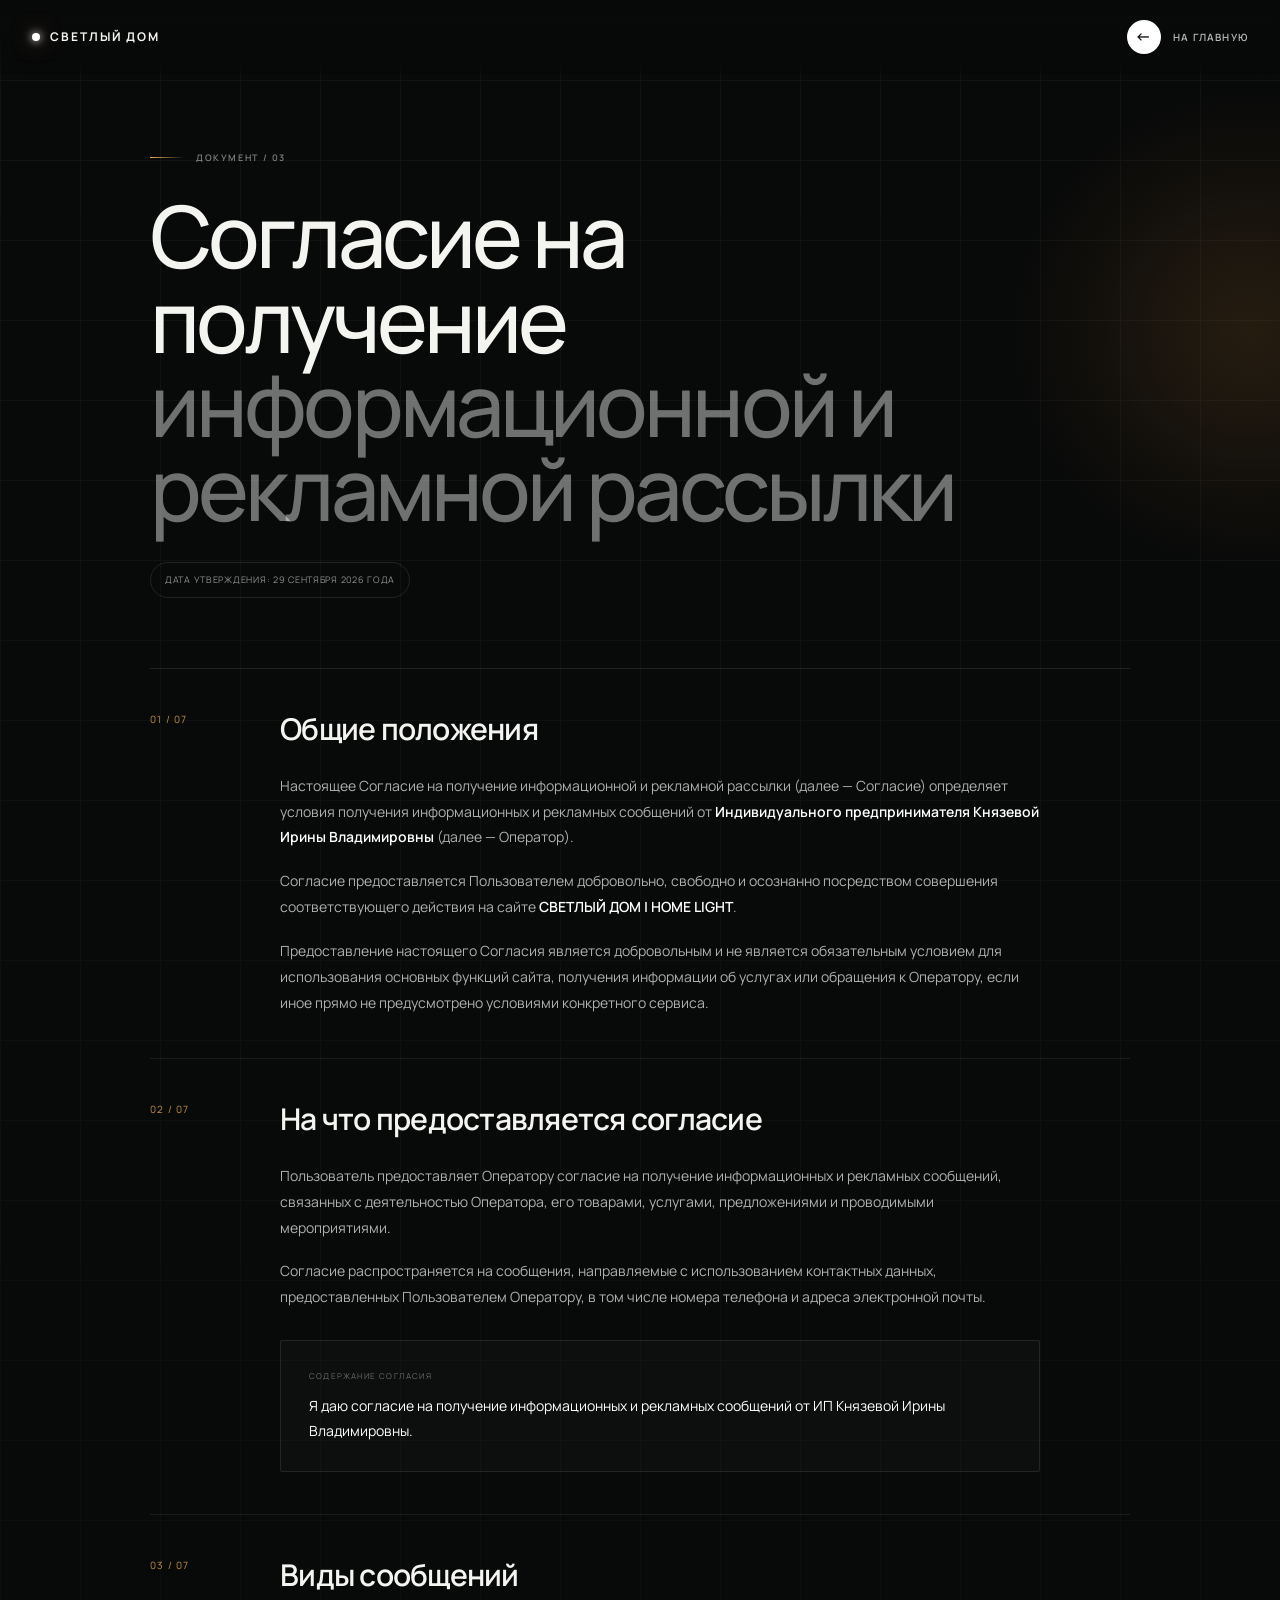
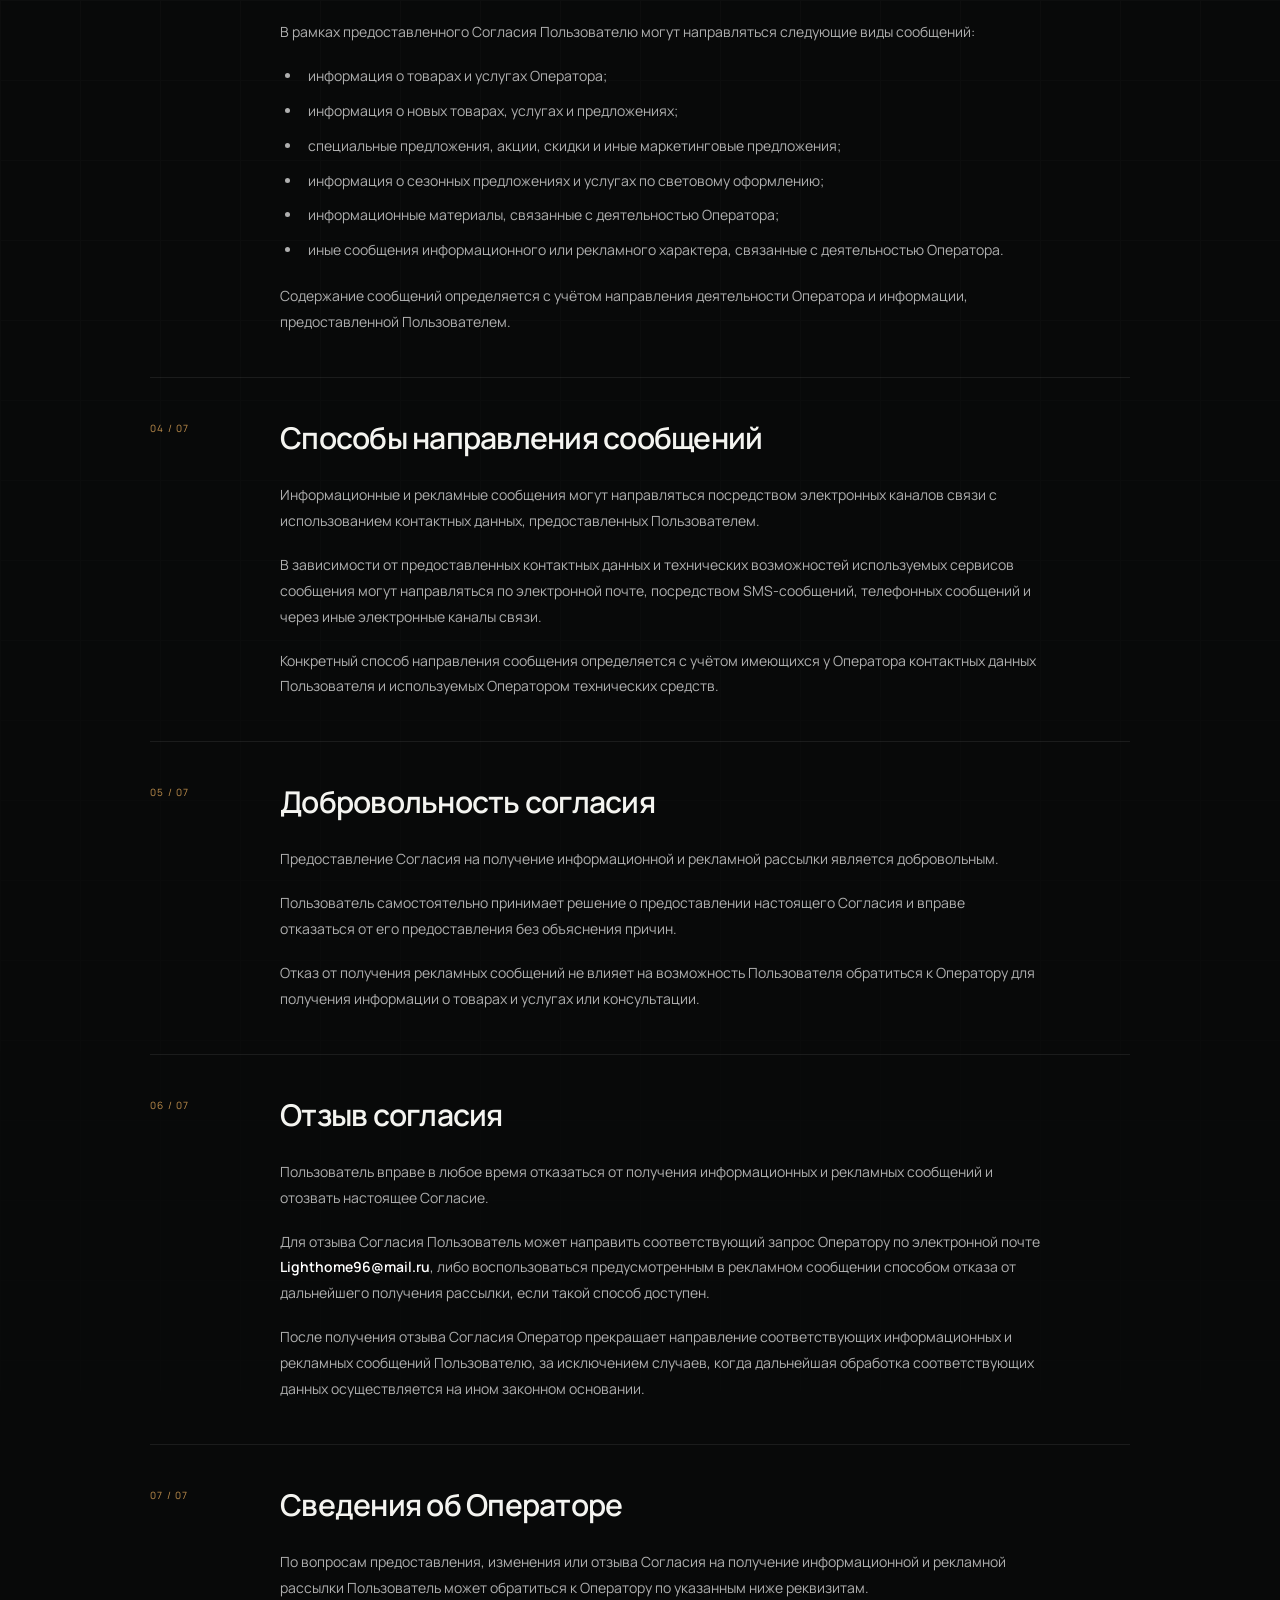
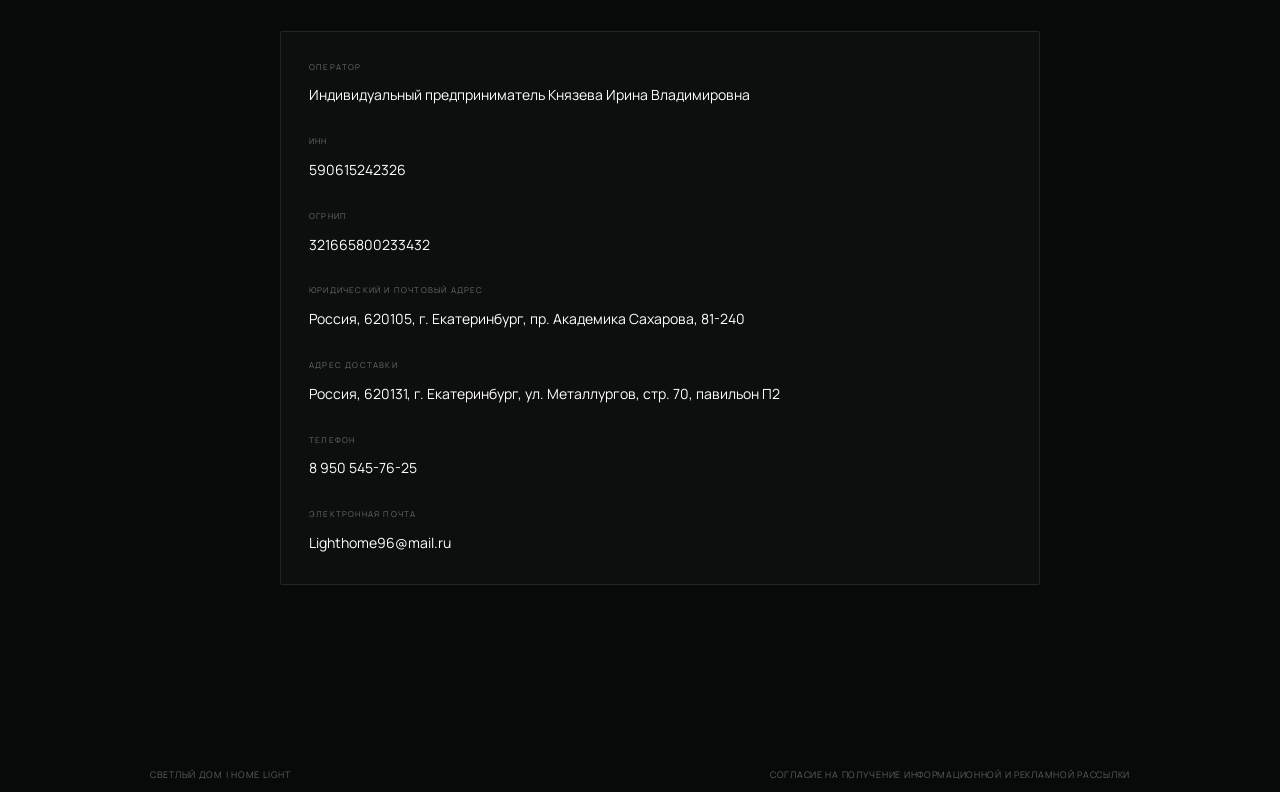
<file: advertising.html>
<!DOCTYPE html>
<html lang="ru">
<head>

    <meta charset="UTF-8">
    <meta name="viewport" content="width=device-width, initial-scale=1.0">

    <title>Согласие на получение информационной и рекламной рассылки — СВЕТЛЫЙ ДОМ | HOME LIGHT</title>

    <meta name="description"
          content="Согласие на получение информационной и рекламной рассылки от СВЕТЛЫЙ ДОМ | HOME LIGHT.">

    <link rel="preconnect" href="https://fonts.googleapis.com">
    <link rel="preconnect" href="https://fonts.gstatic.com" crossorigin>

    <link href="https://fonts.googleapis.com/css2?family=Manrope:wght@400;500;600;700&display=swap"
          rel="stylesheet">

    <style>

        * {
            margin: 0;
            padding: 0;
            box-sizing: border-box;
        }

        html {
            scroll-behavior: smooth;
        }

        body {
            font-family:
                Manrope,
                Arial,
                sans-serif;

            background: #080909;
            color: #f4f4f0;

            line-height: 1.7;
        }

        a {
            color: inherit;
            text-decoration: none;
        }


        /* =========================================================
           HEADER
        ========================================================= */

        .site-header {

            position: fixed;

            top: 0;
            left: 0;
            right: 0;

            z-index: 1000;

            padding: 20px 32px;

            background:
                linear-gradient(
                    180deg,
                    rgba(8, 9, 9, 0.96),
                    rgba(8, 9, 9, 0.78),
                    transparent
                );

            backdrop-filter: blur(10px);
            -webkit-backdrop-filter: blur(10px);
        }

        .header-inner {

            max-width: 1540px;

            margin: 0 auto;

            display: flex;

            align-items: center;
            justify-content: space-between;

            gap: 30px;
        }

        .header-logo {

            display: flex;
            align-items: center;

            font-size: 12px;
            font-weight: 700;

            letter-spacing: 0.16em;
            text-transform: uppercase;
        }

        .header-logo-mark {

            width: 8px;
            height: 8px;

            margin-right: 10px;

            border-radius: 50%;

            background: #fff;

            box-shadow:
                0 0 8px rgba(255, 255, 255, 0.9),
                0 0 22px rgba(255, 190, 100, 0.55);
        }

        .back-link {

            display: inline-flex;

            align-items: center;
            gap: 12px;

            font-size: 10px;
            font-weight: 600;

            letter-spacing: 0.12em;
            text-transform: uppercase;

            color: rgba(255,255,255,0.72);

            transition:
                color .3s ease,
                transform .3s ease;
        }

        .back-link:hover {

            color: #fff;

            transform: translateX(-3px);
        }

        .back-arrow {

            display: flex;

            align-items: center;
            justify-content: center;

            width: 34px;
            height: 34px;

            border-radius: 50%;

            background: #fff;
            color: #111;

            font-size: 16px;

            transition:
                transform .3s ease,
                box-shadow .3s ease;
        }

        .back-link:hover .back-arrow {

            transform: translateX(-3px);

            box-shadow:
                0 0 14px rgba(255, 190, 100, 0.25);
        }


        /* =========================================================
           PAGE
        ========================================================= */

        .privacy-page {

            position: relative;

            min-height: 100vh;

            padding:
                150px
                24px
                100px;

            overflow: hidden;
        }

        .privacy-glow {

            position: absolute;

            width: 500px;
            height: 500px;

            top: 80px;
            right: -220px;

            border-radius: 50%;

            background:
                radial-gradient(
                    circle,
                    rgba(255, 170, 70, 0.12),
                    transparent 68%
                );

            pointer-events: none;
        }

        .privacy-grid {

            position: absolute;

            inset: 0;

            pointer-events: none;

            opacity: 0.035;

            background-image:
                linear-gradient(
                    rgba(255,255,255,1) 1px,
                    transparent 1px
                ),
                linear-gradient(
                    90deg,
                    rgba(255,255,255,1) 1px,
                    transparent 1px
                );

            background-size: 80px 80px;

            mask-image:
                linear-gradient(
                    to bottom,
                    black,
                    transparent 85%
                );

            -webkit-mask-image:
                linear-gradient(
                    to bottom,
                    black,
                    transparent 85%
                );
        }

        .privacy-container {

            position: relative;

            z-index: 2;

            width: min(980px, 100%);

            margin: 0 auto;
        }


        /* =========================================================
           INTRO
        ========================================================= */

        .privacy-label {

            display: flex;

            align-items: center;
            gap: 12px;

            margin-bottom: 28px;

            color: rgba(255,255,255,0.48);

            font-size: 9px;
            font-weight: 600;

            letter-spacing: 0.18em;
            text-transform: uppercase;
        }

        .privacy-label-line {

            width: 34px;
            height: 1px;

            background:
                linear-gradient(
                    90deg,
                    rgba(255,190,100,0.9),
                    transparent
                );
        }

        .privacy-title {

            max-width: 850px;

            font-size:
                clamp(42px, 7vw, 86px);

            line-height: 0.98;

            font-weight: 500;

            letter-spacing: -0.045em;

            margin-bottom: 32px;
        }

        .privacy-title span {

            color: rgba(255,255,255,0.42);
        }

        .privacy-date {

            display: inline-flex;

            align-items: center;

            padding: 9px 14px;

            border:
                1px solid
                rgba(255,255,255,0.1);

            border-radius: 100px;

            color: rgba(255,255,255,0.55);

            font-size: 9px;

            letter-spacing: 0.08em;

            text-transform: uppercase;

            margin-bottom: 70px;
        }


        /* =========================================================
           CONTENT
        ========================================================= */

        .privacy-content {

            border-top:
                1px solid
                rgba(255,255,255,0.1);
        }

        .privacy-section {

            padding:
                42px
                0;

            border-bottom:
                1px solid
                rgba(255,255,255,0.08);
        }

        .privacy-section:last-child {
            border-bottom: none;
        }

        .privacy-section-head {

            display: grid;

            grid-template-columns: 100px 1fr;

            gap: 30px;

            margin-bottom: 26px;
        }

        .privacy-number {

            color:
                rgba(255,190,100,0.75);

            font-size: 10px;

            letter-spacing: 0.12em;
        }

        .privacy-section h2 {

            font-size:
                clamp(20px, 3vw, 30px);

            line-height: 1.2;

            font-weight: 600;

            letter-spacing: -0.025em;
        }

        .privacy-section-body {

            margin-left: 130px;

            max-width: 760px;

            color:
                rgba(255,255,255,0.68);

            font-size: 14px;

            line-height: 1.85;
        }

        .privacy-section-body p {

            margin-bottom: 18px;
        }

        .privacy-section-body p:last-child {
            margin-bottom: 0;
        }

        .privacy-section-body ul {

            margin:
                14px
                0
                20px
                22px;

            padding: 0;
        }

        .privacy-section-body li {

            margin-bottom: 9px;

            padding-left: 6px;
        }

        .privacy-section-body strong {

            color: #fff;

            font-weight: 600;
        }


        /* =========================================================
           CONSENT CARD
        ========================================================= */

        .advertising-consent {

            margin-top: 30px;

            padding: 28px;

            border:
                1px solid
                rgba(255,255,255,0.09);

            background:
                rgba(255,255,255,0.025);

            border-radius: 2px;
        }

        .advertising-consent-label {

            margin-bottom: 10px;

            color:
                rgba(255,255,255,0.38);

            font-size: 8px;

            letter-spacing: 0.15em;

            text-transform: uppercase;
        }

        .advertising-consent-text {

            color: #fff;

            font-size: 14px;

            line-height: 1.75;
        }


        /* =========================================================
           CONTACTS
        ========================================================= */

        .privacy-contacts {

            margin-top: 30px;

            padding: 28px;

            border:
                1px solid
                rgba(255,255,255,0.09);

            background:
                rgba(255,255,255,0.025);

            border-radius: 2px;
        }

        .privacy-contact-label {

            margin-bottom: 8px;

            color:
                rgba(255,255,255,0.38);

            font-size: 8px;

            letter-spacing: 0.15em;

            text-transform: uppercase;
        }

        .privacy-contact-value {

            color: #fff;

            font-size: 14px;
        }


        /* =========================================================
           FOOTER
        ========================================================= */

        .privacy-footer {

            width: min(980px, 100%);

            margin:
                0 auto;

            padding:
                40px
                0
                10px;

            display: flex;

            justify-content: space-between;
            align-items: center;

            gap: 30px;

            color:
                rgba(255,255,255,0.35);

            font-size: 9px;

            letter-spacing: 0.08em;

            text-transform: uppercase;
        }


        /* =========================================================
           MOBILE
        ========================================================= */

        @media (max-width: 700px) {

            .site-header {

                padding:
                    16px
                    18px;
            }

            .header-logo {

                font-size: 10px;
            }

            .privacy-page {

                padding:
                    125px
                    18px
                    60px;
            }

            .privacy-title {

                font-size:
                    clamp(20px, 10vw, 40px);

                line-height: 0.98;
            }

            .privacy-date {

                margin-bottom: 45px;
            }

            .privacy-section {

                padding:
                    32px
                    0;
            }

            .privacy-section-head {

                display: block;

                margin-bottom: 20px;
            }

            .privacy-number {

                display: block;

                margin-bottom: 12px;
            }

            .privacy-section-body {

                margin-left: 0;

                font-size: 13px;

                line-height: 1.8;
            }

            .advertising-consent {

                padding: 22px;
            }

            .privacy-contacts {

                padding: 22px;
            }

            .privacy-footer {

                flex-direction: column;

                align-items: flex-start;

                gap: 10px;
            }

            .back-link {

                font-size: 8px;
            }

            .back-arrow {

                width: 30px;
                height: 30px;

                font-size: 14px;
            }
        }

    </style>

</head>

<body> <header class="site-header">
<div class="header-inner">

    <a href="/" class="header-logo">
        <span class="header-logo-mark"></span>
        СВЕТЛЫЙ ДОМ
    </a>

    <a href="#" class="back-link" onclick="history.back(); return false;">
        <span class="back-arrow">←</span>
        На главную
    </a>

</div>
</header> <main class="privacy-page">
<div class="privacy-grid"></div>

<div class="privacy-glow"></div>


<div class="privacy-container">


    <div class="privacy-label">

        <span class="privacy-label-line"></span>

        Документ / 03

    </div>


    <h1 class="privacy-title">

        Согласие на получение

        <span>информационной и рекламной рассылки</span>

    </h1>


    <div class="privacy-date">

        Дата утверждения: 29 сентября 2026 года

    </div>


    <div class="privacy-content">


        <!-- =====================================================
             1
        ====================================================== -->

        <section class="privacy-section">

            <div class="privacy-section-head">

                <div class="privacy-number">
                    01 / 07
                </div>

                <h2>
                    Общие положения
                </h2>

            </div>


            <div class="privacy-section-body">

                <p>
                    Настоящее Согласие на получение информационной
                    и рекламной рассылки (далее — Согласие)
                    определяет условия получения информационных
                    и рекламных сообщений от
                    <strong>Индивидуального предпринимателя
                    Князевой Ирины Владимировны</strong>
                    (далее — Оператор).
                </p>

                <p>
                    Согласие предоставляется Пользователем
                    добровольно, свободно и осознанно посредством
                    совершения соответствующего действия на сайте
                    <strong>СВЕТЛЫЙ ДОМ | HOME LIGHT</strong>.
                </p>

                <p>
                    Предоставление настоящего Согласия является
                    добровольным и не является обязательным условием
                    для использования основных функций сайта,
                    получения информации об услугах или обращения
                    к Оператору, если иное прямо не предусмотрено
                    условиями конкретного сервиса.
                </p>

            </div>

        </section>


        <!-- =====================================================
             2
        ====================================================== -->

        <section class="privacy-section">

            <div class="privacy-section-head">

                <div class="privacy-number">
                    02 / 07
                </div>

                <h2>
                    На что предоставляется согласие
                </h2>

            </div>


            <div class="privacy-section-body">

                <p>
                    Пользователь предоставляет Оператору согласие
                    на получение информационных и рекламных сообщений,
                    связанных с деятельностью Оператора, его товарами,
                    услугами, предложениями и проводимыми мероприятиями.
                </p>

                <p>
                    Согласие распространяется на сообщения,
                    направляемые с использованием контактных данных,
                    предоставленных Пользователем Оператору,
                    в том числе номера телефона и адреса электронной
                    почты.
                </p>

                <div class="advertising-consent">

                    <div class="advertising-consent-label">
                        Содержание согласия
                    </div>

                    <div class="advertising-consent-text">
                        Я даю согласие на получение информационных
                        и рекламных сообщений от ИП Князевой
                        Ирины Владимировны.
                    </div>

                </div>

            </div>

        </section>


        <!-- =====================================================
             3
        ====================================================== -->

        <section class="privacy-section">

            <div class="privacy-section-head">

                <div class="privacy-number">
                    03 / 07
                </div>

                <h2>
                    Виды сообщений
                </h2>

            </div>


            <div class="privacy-section-body">

                <p>
                    В рамках предоставленного Согласия Пользователю
                    могут направляться следующие виды сообщений:
                </p>

                <ul>

                    <li>
                        информация о товарах и услугах Оператора;
                    </li>

                    <li>
                        информация о новых товарах, услугах
                        и предложениях;
                    </li>

                    <li>
                        специальные предложения, акции,
                        скидки и иные маркетинговые предложения;
                    </li>

                    <li>
                        информация о сезонных предложениях
                        и услугах по световому оформлению;
                    </li>

                    <li>
                        информационные материалы, связанные
                        с деятельностью Оператора;
                    </li>

                    <li>
                        иные сообщения информационного
                        или рекламного характера, связанные
                        с деятельностью Оператора.
                    </li>

                </ul>

                <p>
                    Содержание сообщений определяется с учётом
                    направления деятельности Оператора и информации,
                    предоставленной Пользователем.
                </p>

            </div>

        </section>


        <!-- =====================================================
             4
        ====================================================== -->

        <section class="privacy-section">

            <div class="privacy-section-head">

                <div class="privacy-number">
                    04 / 07
                </div>

                <h2>
                    Способы направления сообщений
                </h2>

            </div>


            <div class="privacy-section-body">

                <p>
                    Информационные и рекламные сообщения могут
                    направляться посредством электронных каналов
                    связи с использованием контактных данных,
                    предоставленных Пользователем.
                </p>

                <p>
                    В зависимости от предоставленных контактных
                    данных и технических возможностей используемых
                    сервисов сообщения могут направляться по
                    электронной почте, посредством SMS-сообщений,
                    телефонных сообщений и через иные электронные
                    каналы связи.
                </p>

                <p>
                    Конкретный способ направления сообщения
                    определяется с учётом имеющихся у Оператора
                    контактных данных Пользователя и используемых
                    Оператором технических средств.
                </p>

            </div>

        </section>


        <!-- =====================================================
             5
        ====================================================== -->

        <section class="privacy-section">

            <div class="privacy-section-head">

                <div class="privacy-number">
                    05 / 07
                </div>

                <h2>
                    Добровольность согласия
                </h2>

            </div>


            <div class="privacy-section-body">

                <p>
                    Предоставление Согласия на получение
                    информационной и рекламной рассылки является
                    добровольным.
                </p>

                <p>
                    Пользователь самостоятельно принимает решение
                    о предоставлении настоящего Согласия и вправе
                    отказаться от его предоставления без объяснения
                    причин.
                </p>

                <p>
                    Отказ от получения рекламных сообщений
                    не влияет на возможность Пользователя обратиться
                    к Оператору для получения информации о товарах
                    и услугах или консультации.
                </p>

            </div>

        </section>


        <!-- =====================================================
             6
        ====================================================== -->

        <section class="privacy-section">

            <div class="privacy-section-head">

                <div class="privacy-number">
                    06 / 07
                </div>

                <h2>
                    Отзыв согласия
                </h2>

            </div>


            <div class="privacy-section-body">

                <p>
                    Пользователь вправе в любое время отказаться
                    от получения информационных и рекламных сообщений
                    и отозвать настоящее Согласие.
                </p>

                <p>
                    Для отзыва Согласия Пользователь может направить
                    соответствующий запрос Оператору по электронной
                    почте <strong>Lighthome96@mail.ru</strong>,
                    либо воспользоваться предусмотренным в рекламном
                    сообщении способом отказа от дальнейшего
                    получения рассылки, если такой способ доступен.
                </p>

                <p>
                    После получения отзыва Согласия Оператор прекращает
                    направление соответствующих информационных
                    и рекламных сообщений Пользователю, за исключением
                    случаев, когда дальнейшая обработка соответствующих
                    данных осуществляется на ином законном основании.
                </p>

            </div>

        </section>


        <!-- =====================================================
             7
        ====================================================== -->

        <section class="privacy-section">

            <div class="privacy-section-head">

                <div class="privacy-number">
                    07 / 07
                </div>

                <h2>
                    Сведения об Операторе
                </h2>

            </div>


            <div class="privacy-section-body">

                <p>
                    По вопросам предоставления, изменения или отзыва
                    Согласия на получение информационной и рекламной
                    рассылки Пользователь может обратиться к Оператору
                    по указанным ниже реквизитам.
                </p>


                <div class="privacy-contacts">

                    <div class="privacy-contact-label">
                        Оператор
                    </div>

                    <div class="privacy-contact-value">
                        Индивидуальный предприниматель
                        Князева Ирина Владимировна
                    </div>


                    <br>


                    <div class="privacy-contact-label">
                        ИНН
                    </div>

                    <div class="privacy-contact-value">
                        590615242326
                    </div>


                    <br>


                    <div class="privacy-contact-label">
                        ОГРНИП
                    </div>

                    <div class="privacy-contact-value">
                        321665800233432
                    </div>


                    <br>


                    <div class="privacy-contact-label">
                        Юридический и почтовый адрес
                    </div>

                    <div class="privacy-contact-value">
                        Россия, 620105, г. Екатеринбург,
                        пр. Академика Сахарова, 81-240
                    </div>


                    <br>


                    <div class="privacy-contact-label">
                        Адрес доставки
                    </div>

                    <div class="privacy-contact-value">
                        Россия, 620131, г. Екатеринбург,
                        ул. Металлургов, стр. 70, павильон П2
                    </div>


                    <br>


                    <div class="privacy-contact-label">
                        Телефон
                    </div>

                    <div class="privacy-contact-value">
                        8 950 545-76-25
                    </div>


                    <br>


                    <div class="privacy-contact-label">
                        Электронная почта
                    </div>

                    <div class="privacy-contact-value">
                        Lighthome96@mail.ru
                    </div>

                </div>

            </div>

        </section>


    </div>

</div>
</main> <footer class="privacy-footer">
<span>
    СВЕТЛЫЙ ДОМ | HOME LIGHT
</span>

<span>
    Согласие на получение информационной и рекламной рассылки
</span>
</footer> </body>

</html>
</file>
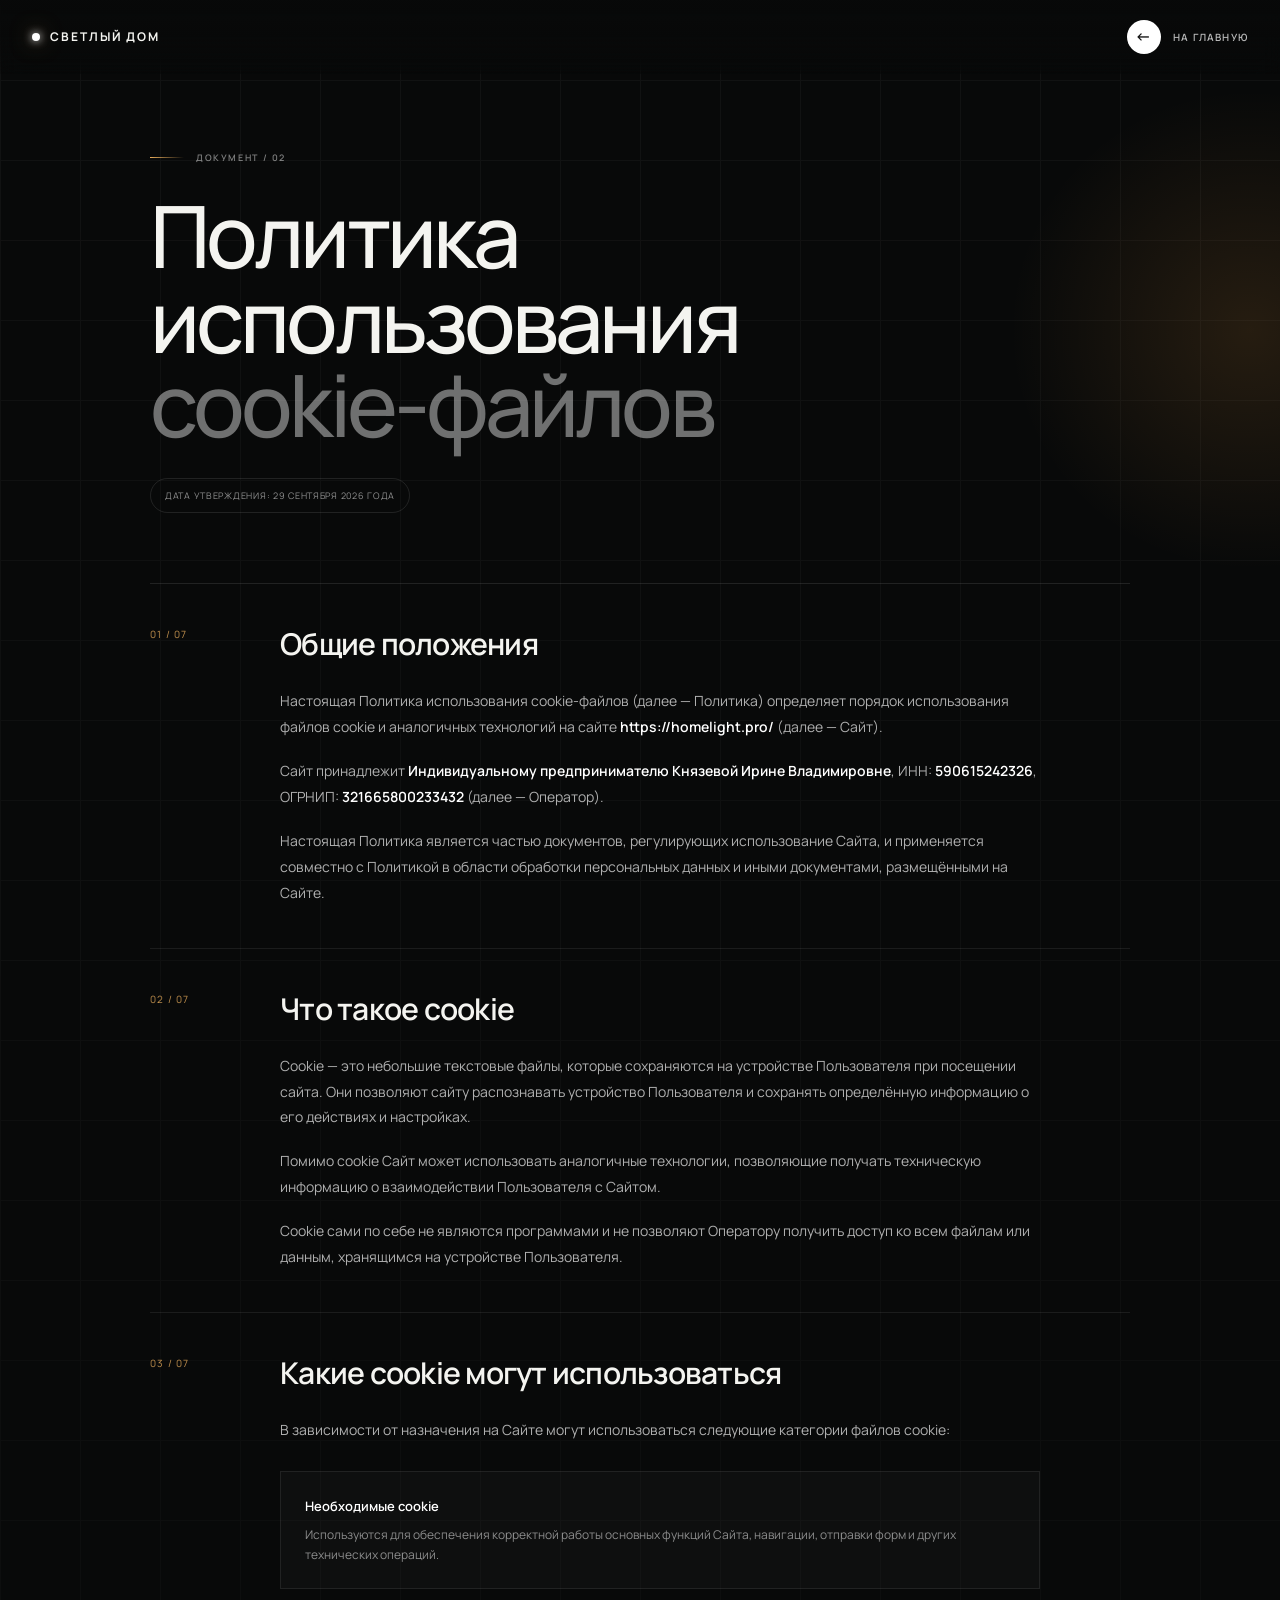
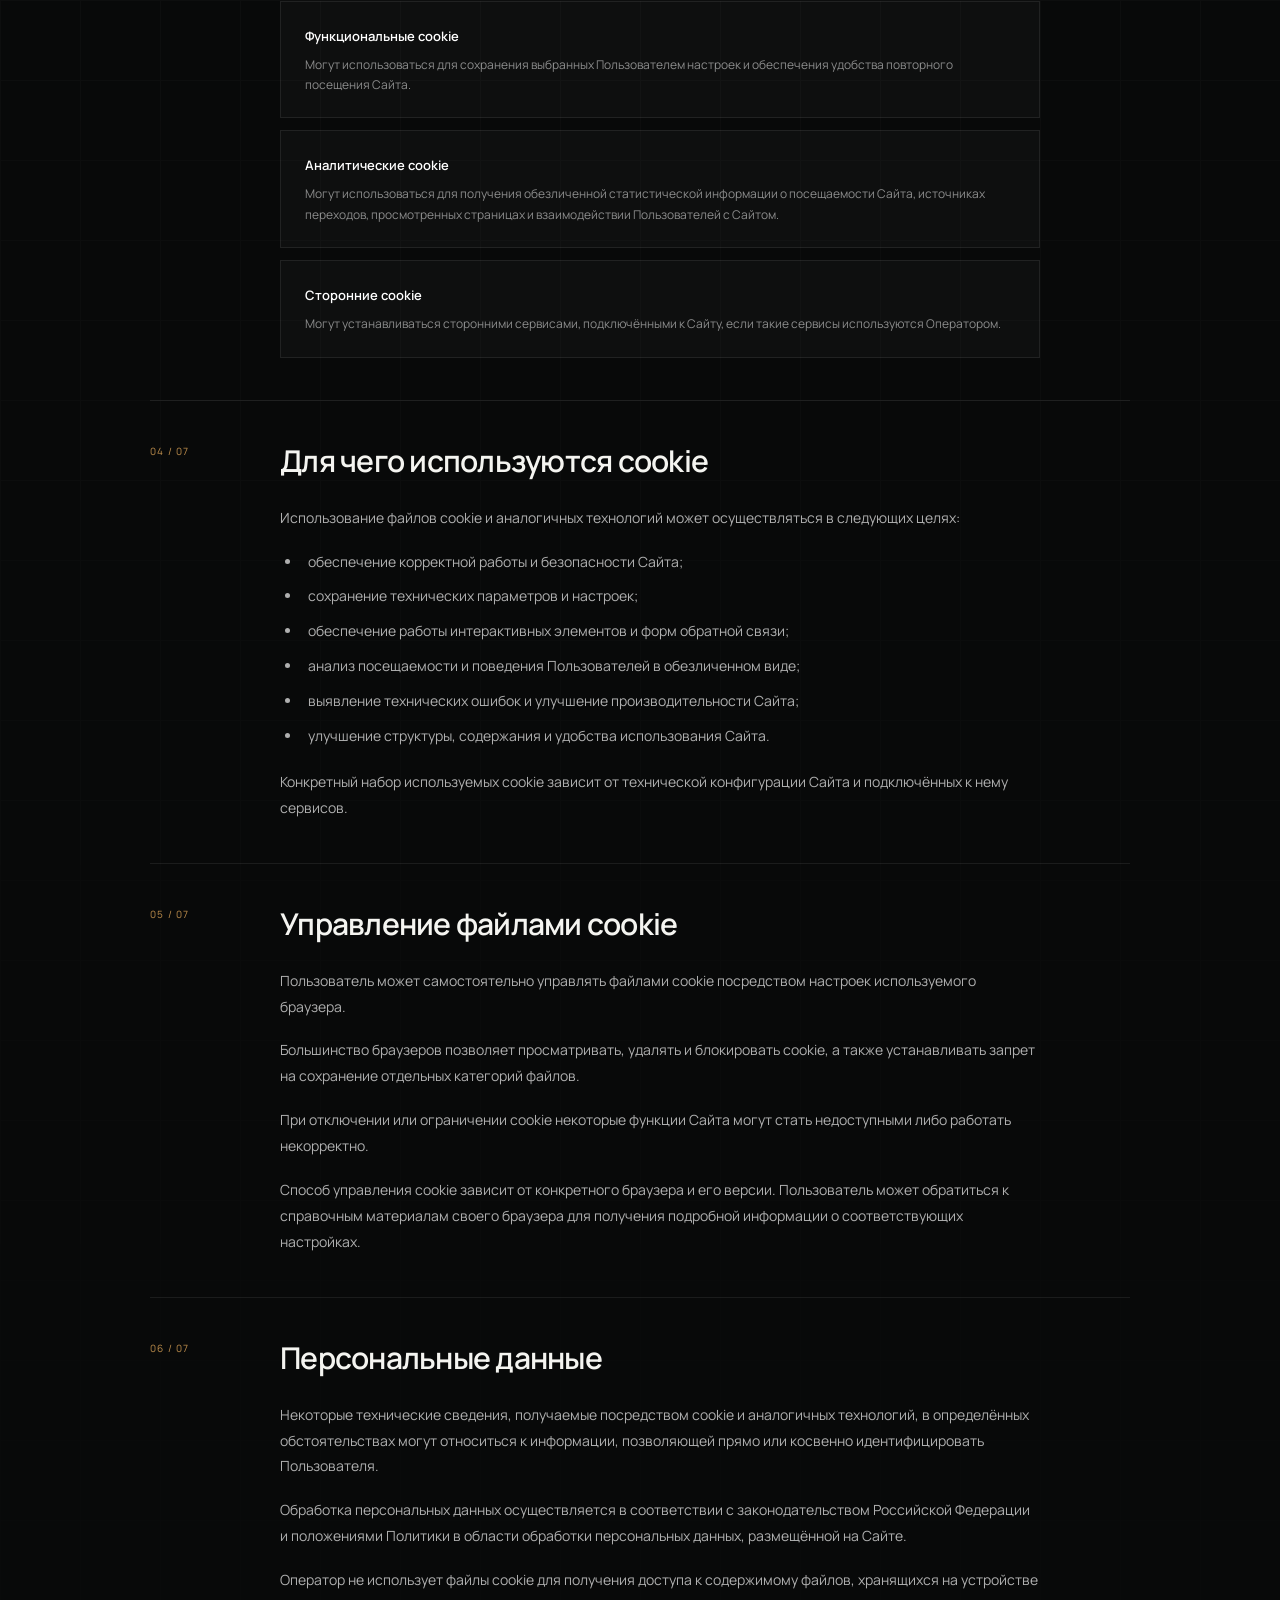
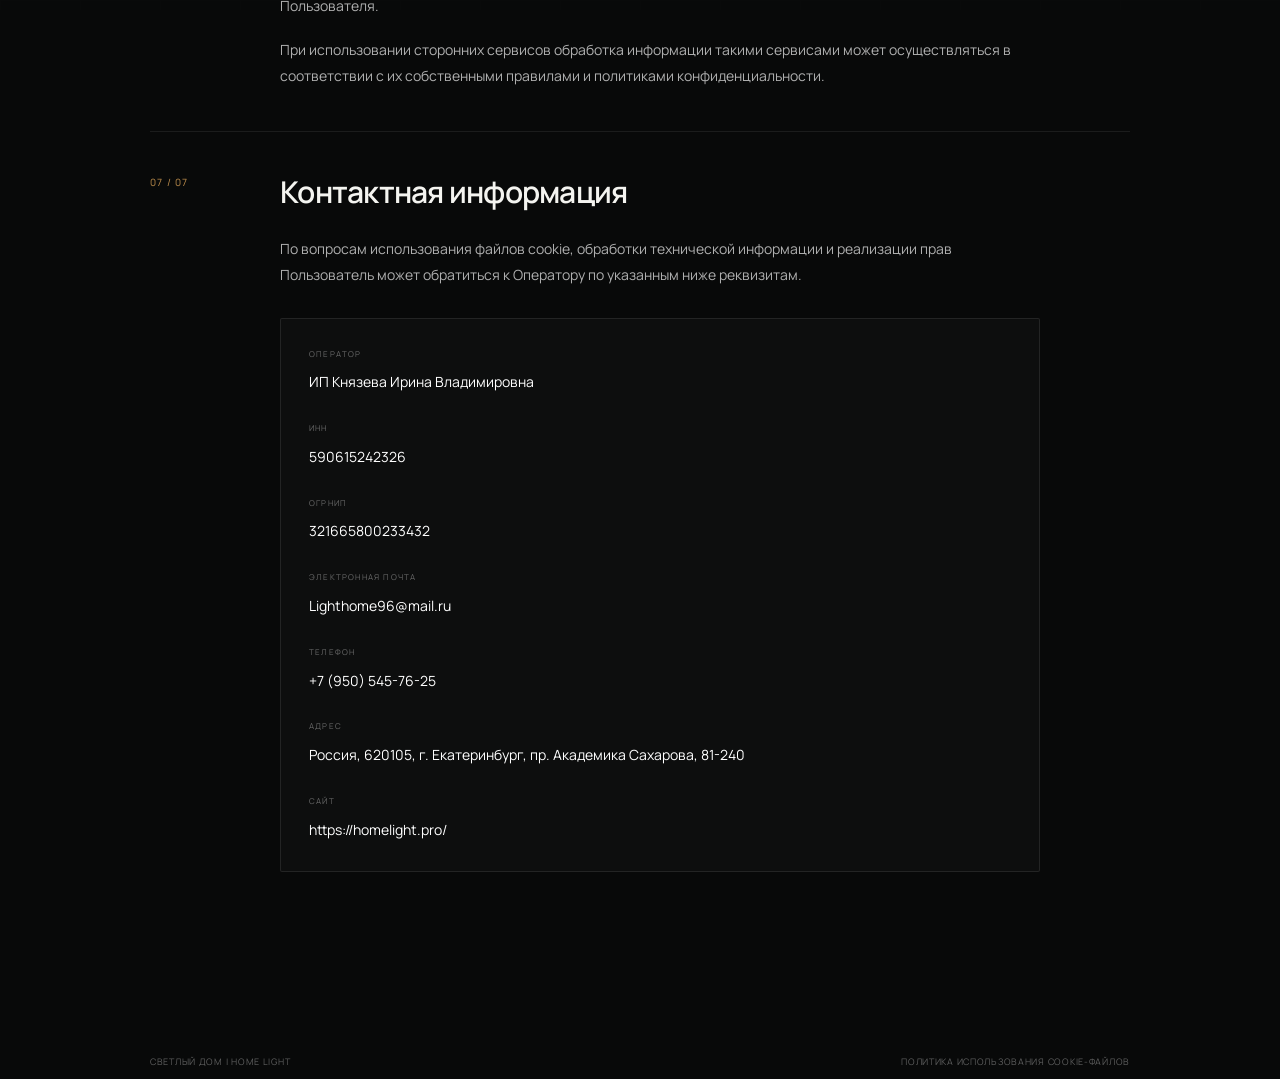
<file: cookie.html>
<!DOCTYPE html>
<html lang="ru">
<head>

    <meta charset="UTF-8">
    <meta name="viewport" content="width=device-width, initial-scale=1.0">

    <title>Политика использования cookie-файлов — СВЕТЛЫЙ ДОМ | HOME LIGHT</title>

    <meta name="description"
          content="Политика использования файлов cookie на сайте СВЕТЛЫЙ ДОМ | HOME LIGHT.">

    <link rel="preconnect" href="https://fonts.googleapis.com">
    <link rel="preconnect" href="https://fonts.gstatic.com" crossorigin>

    <link href="https://fonts.googleapis.com/css2?family=Manrope:wght@400;500;600;700&display=swap"
          rel="stylesheet">

    <style>

        * {
            margin: 0;
            padding: 0;
            box-sizing: border-box;
        }

        html {
            scroll-behavior: smooth;
        }

        body {
            font-family:
                Manrope,
                Arial,
                sans-serif;

            background: #080909;
            color: #f4f4f0;

            line-height: 1.7;
        }

        a {
            color: inherit;
            text-decoration: none;
        }


        /* =========================================================
           HEADER
        ========================================================= */

        .site-header {

            position: fixed;

            top: 0;
            left: 0;
            right: 0;

            z-index: 1000;

            padding: 20px 32px;

            background:
                linear-gradient(
                    180deg,
                    rgba(8, 9, 9, 0.96),
                    rgba(8, 9, 9, 0.78),
                    transparent
                );

            backdrop-filter: blur(10px);
            -webkit-backdrop-filter: blur(10px);
        }

        .header-inner {

            max-width: 1540px;

            margin: 0 auto;

            display: flex;

            align-items: center;
            justify-content: space-between;

            gap: 30px;
        }

        .header-logo {

            display: flex;
            align-items: center;

            font-size: 12px;
            font-weight: 700;

            letter-spacing: 0.16em;
            text-transform: uppercase;
        }

        .header-logo-mark {

            width: 8px;
            height: 8px;

            margin-right: 10px;

            border-radius: 50%;

            background: #fff;

            box-shadow:
                0 0 8px rgba(255, 255, 255, 0.9),
                0 0 22px rgba(255, 190, 100, 0.55);
        }

        .back-link {

            display: inline-flex;

            align-items: center;
            gap: 12px;

            font-size: 10px;
            font-weight: 600;

            letter-spacing: 0.12em;
            text-transform: uppercase;

            color: rgba(255,255,255,0.72);

            transition:
                color .3s ease,
                transform .3s ease;
        }

        .back-link:hover {

            color: #fff;

            transform: translateX(-3px);
        }

        .back-arrow {

            display: flex;

            align-items: center;
            justify-content: center;

            width: 34px;
            height: 34px;

            border-radius: 50%;

            background: #fff;
            color: #111;

            font-size: 16px;

            transition:
                transform .3s ease,
                box-shadow .3s ease;
        }

        .back-link:hover .back-arrow {

            transform: translateX(-3px);

            box-shadow:
                0 0 14px rgba(255, 190, 100, 0.25);
        }


        /* =========================================================
           PAGE
        ========================================================= */

        .privacy-page {

            position: relative;

            min-height: 100vh;

            padding:
                150px
                24px
                100px;

            overflow: hidden;
        }

        .privacy-glow {

            position: absolute;

            width: 500px;
            height: 500px;

            top: 80px;
            right: -220px;

            border-radius: 50%;

            background:
                radial-gradient(
                    circle,
                    rgba(255, 170, 70, 0.12),
                    transparent 68%
                );

            pointer-events: none;
        }

        .privacy-grid {

            position: absolute;

            inset: 0;

            pointer-events: none;

            opacity: 0.035;

            background-image:
                linear-gradient(
                    rgba(255,255,255,1) 1px,
                    transparent 1px
                ),
                linear-gradient(
                    90deg,
                    rgba(255,255,255,1) 1px,
                    transparent 1px
                );

            background-size: 80px 80px;

            mask-image:
                linear-gradient(
                    to bottom,
                    black,
                    transparent 85%
                );

            -webkit-mask-image:
                linear-gradient(
                    to bottom,
                    black,
                    transparent 85%
                );
        }

        .privacy-container {

            position: relative;

            z-index: 2;

            width: min(980px, 100%);

            margin: 0 auto;
        }


        /* =========================================================
           INTRO
        ========================================================= */

        .privacy-label {

            display: flex;

            align-items: center;
            gap: 12px;

            margin-bottom: 28px;

            color: rgba(255,255,255,0.48);

            font-size: 9px;
            font-weight: 600;

            letter-spacing: 0.18em;
            text-transform: uppercase;
        }

        .privacy-label-line {

            width: 34px;
            height: 1px;

            background:
                linear-gradient(
                    90deg,
                    rgba(255,190,100,0.9),
                    transparent
                );
        }

        .privacy-title {

            max-width: 850px;

            font-size:
                clamp(42px, 7vw, 86px);

            line-height: 0.98;

            font-weight: 500;

            letter-spacing: -0.045em;

            margin-bottom: 32px;
        }

        .privacy-title span {

            color: rgba(255,255,255,0.42);
        }

        .privacy-date {

            display: inline-flex;

            align-items: center;

            padding: 9px 14px;

            border:
                1px solid
                rgba(255,255,255,0.1);

            border-radius: 100px;

            color: rgba(255,255,255,0.55);

            font-size: 9px;

            letter-spacing: 0.08em;

            text-transform: uppercase;

            margin-bottom: 70px;
        }


        /* =========================================================
           CONTENT
        ========================================================= */

        .privacy-content {

            border-top:
                1px solid
                rgba(255,255,255,0.1);
        }

        .privacy-section {

            padding:
                42px
                0;

            border-bottom:
                1px solid
                rgba(255,255,255,0.08);
        }

        .privacy-section:last-child {
            border-bottom: none;
        }

        .privacy-section-head {

            display: grid;

            grid-template-columns: 100px 1fr;

            gap: 30px;

            margin-bottom: 26px;
        }

        .privacy-number {

            color:
                rgba(255,190,100,0.75);

            font-size: 10px;

            letter-spacing: 0.12em;
        }

        .privacy-section h2 {

            font-size:
                clamp(20px, 3vw, 30px);

            line-height: 1.2;

            font-weight: 600;

            letter-spacing: -0.025em;
        }

        .privacy-section-body {

            margin-left: 130px;

            max-width: 760px;

            color:
                rgba(255,255,255,0.68);

            font-size: 14px;

            line-height: 1.85;
        }

        .privacy-section-body p {

            margin-bottom: 18px;
        }

        .privacy-section-body p:last-child {
            margin-bottom: 0;
        }

        .privacy-section-body ul {

            margin:
                14px
                0
                20px
                22px;

            padding: 0;
        }

        .privacy-section-body li {

            margin-bottom: 9px;

            padding-left: 6px;
        }

        .privacy-section-body strong {

            color: #fff;

            font-weight: 600;
        }


        /* =========================================================
           COOKIE TYPES
        ========================================================= */

        .cookie-list {

            margin-top: 28px;

            display: grid;

            gap: 12px;
        }

        .cookie-item {

            padding: 22px 24px;

            border:
                1px solid
                rgba(255,255,255,0.08);

            background:
                rgba(255,255,255,0.025);
        }

        .cookie-item-title {

            margin-bottom: 7px;

            color: #fff;

            font-size: 13px;

            font-weight: 600;
        }

        .cookie-item-text {

            color:
                rgba(255,255,255,0.52);

            font-size: 12px;

            line-height: 1.7;
        }


        /* =========================================================
           CONTACTS
        ========================================================= */

        .privacy-contacts {

            margin-top: 30px;

            padding: 28px;

            border:
                1px solid
                rgba(255,255,255,0.09);

            background:
                rgba(255,255,255,0.025);

            border-radius: 2px;
        }

        .privacy-contact-label {

            margin-bottom: 8px;

            color:
                rgba(255,255,255,0.38);

            font-size: 8px;

            letter-spacing: 0.15em;

            text-transform: uppercase;
        }

        .privacy-contact-value {

            color: #fff;

            font-size: 14px;
        }


        /* =========================================================
           FOOTER
        ========================================================= */

        .privacy-footer {

            width: min(980px, 100%);

            margin:
                0 auto;

            padding:
                40px
                0
                10px;

            display: flex;

            justify-content: space-between;
            align-items: center;

            gap: 30px;

            color:
                rgba(255,255,255,0.35);

            font-size: 9px;

            letter-spacing: 0.08em;

            text-transform: uppercase;
        }


        /* =========================================================
           MOBILE
        ========================================================= */

        @media (max-width: 700px) {

            .site-header {

                padding:
                    16px
                    18px;
            }

            .header-logo {

                font-size: 10px;
            }

            .privacy-page {

                padding:
                    125px
                    18px
                    60px;
            }

            .privacy-title {

                font-size:
                    clamp(40px, 13vw, 62px);

                line-height: 0.98;
            }

            .privacy-date {

                margin-bottom: 45px;
            }

            .privacy-section {

                padding:
                    32px
                    0;
            }

            .privacy-section-head {

                display: block;

                margin-bottom: 20px;
            }

            .privacy-number {

                display: block;

                margin-bottom: 12px;
            }

            .privacy-section-body {

                margin-left: 0;

                font-size: 13px;

                line-height: 1.8;
            }

            .cookie-item {

                padding: 19px;
            }

            .privacy-contacts {

                padding: 22px;
            }

            .privacy-footer {

                flex-direction: column;

                align-items: flex-start;

                gap: 10px;
            }

            .back-link {

                font-size: 8px;
            }

            .back-arrow {

                width: 30px;
                height: 30px;

                font-size: 14px;
            }
        }

    </style>

</head>


<body>


<header class="site-header">

    <div class="header-inner">

        <a href="/" class="header-logo">

            <span class="header-logo-mark"></span>

            СВЕТЛЫЙ ДОМ

        </a>


        <a href="#" class="back-link" onclick="history.back(); return false;">

            <span class="back-arrow">←</span>

            На главную

        </a>

    </div>

</header>



<main class="privacy-page">

    <div class="privacy-grid"></div>

    <div class="privacy-glow"></div>


    <div class="privacy-container">


        <div class="privacy-label">

            <span class="privacy-label-line"></span>

            Документ / 02

        </div>


        <h1 class="privacy-title">

            Политика использования

            <span>cookie-файлов</span>

        </h1>


        <div class="privacy-date">

            Дата утверждения: 29 СЕНТЯБРЯ 2026 ГОДА

        </div>



        <div class="privacy-content">


            <!-- =====================================================
                 1
            ====================================================== -->

            <section class="privacy-section">

                <div class="privacy-section-head">

                    <div class="privacy-number">
                        01 / 07
                    </div>

                    <h2>
                        Общие положения
                    </h2>

                </div>


                <div class="privacy-section-body">

                    <p>
                        Настоящая Политика использования cookie-файлов
                        (далее — Политика) определяет порядок использования
                        файлов cookie и аналогичных технологий на сайте
                        <strong>https://homelight.pro/</strong>
                        (далее — Сайт).
                    </p>

                    <p>
                        Сайт принадлежит
                        <strong>Индивидуальному предпринимателю
                        Князевой Ирине Владимировне</strong>,
                        ИНН: <strong>590615242326</strong>,
                        ОГРНИП: <strong>321665800233432</strong>
                        (далее — Оператор).
                    </p>

                    <p>
                        Настоящая Политика является частью документов,
                        регулирующих использование Сайта, и применяется
                        совместно с Политикой в области обработки
                        персональных данных и иными документами,
                        размещёнными на Сайте.
                    </p>

                </div>

            </section>



            <!-- =====================================================
                 2
            ====================================================== -->

            <section class="privacy-section">

                <div class="privacy-section-head">

                    <div class="privacy-number">
                        02 / 07
                    </div>

                    <h2>
                        Что такое cookie
                    </h2>

                </div>


                <div class="privacy-section-body">

                    <p>
                        Cookie — это небольшие текстовые файлы, которые
                        сохраняются на устройстве Пользователя при посещении
                        сайта. Они позволяют сайту распознавать устройство
                        Пользователя и сохранять определённую информацию
                        о его действиях и настройках.
                    </p>

                    <p>
                        Помимо cookie Сайт может использовать аналогичные
                        технологии, позволяющие получать техническую
                        информацию о взаимодействии Пользователя с Сайтом.
                    </p>

                    <p>
                        Cookie сами по себе не являются программами
                        и не позволяют Оператору получить доступ ко всем
                        файлам или данным, хранящимся на устройстве Пользователя.
                    </p>

                </div>

            </section>



            <!-- =====================================================
                 3
            ====================================================== -->

            <section class="privacy-section">

                <div class="privacy-section-head">

                    <div class="privacy-number">
                        03 / 07
                    </div>

                    <h2>
                        Какие cookie могут использоваться
                    </h2>

                </div>


                <div class="privacy-section-body">

                    <p>
                        В зависимости от назначения на Сайте могут
                        использоваться следующие категории файлов cookie:
                    </p>


                    <div class="cookie-list">

                        <div class="cookie-item">

                            <div class="cookie-item-title">
                                Необходимые cookie
                            </div>

                            <div class="cookie-item-text">
                                Используются для обеспечения корректной
                                работы основных функций Сайта, навигации,
                                отправки форм и других технических операций.
                            </div>

                        </div>


                        <div class="cookie-item">

                            <div class="cookie-item-title">
                                Функциональные cookie
                            </div>

                            <div class="cookie-item-text">
                                Могут использоваться для сохранения
                                выбранных Пользователем настроек и обеспечения
                                удобства повторного посещения Сайта.
                            </div>

                        </div>


                        <div class="cookie-item">

                            <div class="cookie-item-title">
                                Аналитические cookie
                            </div>

                            <div class="cookie-item-text">
                                Могут использоваться для получения
                                обезличенной статистической информации
                                о посещаемости Сайта, источниках переходов,
                                просмотренных страницах и взаимодействии
                                Пользователей с Сайтом.
                            </div>

                        </div>


                        <div class="cookie-item">

                            <div class="cookie-item-title">
                                Сторонние cookie
                            </div>

                            <div class="cookie-item-text">
                                Могут устанавливаться сторонними сервисами,
                                подключёнными к Сайту, если такие сервисы
                                используются Оператором.
                            </div>

                        </div>

                    </div>

                </div>

            </section>



            <!-- =====================================================
                 4
            ====================================================== -->

            <section class="privacy-section">

                <div class="privacy-section-head">

                    <div class="privacy-number">
                        04 / 07
                    </div>

                    <h2>
                        Для чего используются cookie
                    </h2>

                </div>


                <div class="privacy-section-body">

                    <p>
                        Использование файлов cookie и аналогичных технологий
                        может осуществляться в следующих целях:
                    </p>

                    <ul>

                        <li>
                            обеспечение корректной работы и безопасности Сайта;
                        </li>

                        <li>
                            сохранение технических параметров и настроек;
                        </li>

                        <li>
                            обеспечение работы интерактивных элементов
                            и форм обратной связи;
                        </li>

                        <li>
                            анализ посещаемости и поведения Пользователей
                            в обезличенном виде;
                        </li>

                        <li>
                            выявление технических ошибок и улучшение
                            производительности Сайта;
                        </li>

                        <li>
                            улучшение структуры, содержания и удобства
                            использования Сайта.
                        </li>

                    </ul>

                    <p>
                        Конкретный набор используемых cookie зависит
                        от технической конфигурации Сайта и подключённых
                        к нему сервисов.
                    </p>

                </div>

            </section>



            <!-- =====================================================
                 5
            ====================================================== -->

            <section class="privacy-section">

                <div class="privacy-section-head">

                    <div class="privacy-number">
                        05 / 07
                    </div>

                    <h2>
                        Управление файлами cookie
                    </h2>

                </div>


                <div class="privacy-section-body">

                    <p>
                        Пользователь может самостоятельно управлять
                        файлами cookie посредством настроек используемого
                        браузера.
                    </p>

                    <p>
                        Большинство браузеров позволяет просматривать,
                        удалять и блокировать cookie, а также устанавливать
                        запрет на сохранение отдельных категорий файлов.
                    </p>

                    <p>
                        При отключении или ограничении cookie некоторые
                        функции Сайта могут стать недоступными либо
                        работать некорректно.
                    </p>

                    <p>
                        Способ управления cookie зависит от конкретного
                        браузера и его версии. Пользователь может обратиться
                        к справочным материалам своего браузера для получения
                        подробной информации о соответствующих настройках.
                    </p>

                </div>

            </section>



            <!-- =====================================================
                 6
            ====================================================== -->

            <section class="privacy-section">

                <div class="privacy-section-head">

                    <div class="privacy-number">
                        06 / 07
                    </div>

                    <h2>
                        Персональные данные
                    </h2>

                </div>


                <div class="privacy-section-body">

                    <p>
                        Некоторые технические сведения, получаемые
                        посредством cookie и аналогичных технологий,
                        в определённых обстоятельствах могут относиться
                        к информации, позволяющей прямо или косвенно
                        идентифицировать Пользователя.
                    </p>

                    <p>
                        Обработка персональных данных осуществляется
                        в соответствии с законодательством Российской Федерации
                        и положениями Политики в области обработки
                        персональных данных, размещённой на Сайте.
                    </p>

                    <p>
                        Оператор не использует файлы cookie для получения
                        доступа к содержимому файлов, хранящихся
                        на устройстве Пользователя.
                    </p>

                    <p>
                        При использовании сторонних сервисов обработка
                        информации такими сервисами может осуществляться
                        в соответствии с их собственными правилами
                        и политиками конфиденциальности.
                    </p>

                </div>

            </section>



            <!-- =====================================================
                 7
            ====================================================== -->

            <section class="privacy-section">

                <div class="privacy-section-head">

                    <div class="privacy-number">
                        07 / 07
                    </div>

                    <h2>
                        Контактная информация
                    </h2>

                </div>


                <div class="privacy-section-body">

                    <p>
                        По вопросам использования файлов cookie,
                        обработки технической информации и реализации
                        прав Пользователь может обратиться к Оператору
                        по указанным ниже реквизитам.
                    </p>


                    <div class="privacy-contacts">

                        <div class="privacy-contact-label">
                            Оператор
                        </div>

                        <div class="privacy-contact-value">
                            ИП Князева Ирина Владимировна
                        </div>


                        <br>


                        <div class="privacy-contact-label">
                            ИНН
                        </div>

                        <div class="privacy-contact-value">
                            590615242326
                        </div>


                        <br>


                        <div class="privacy-contact-label">
                            ОГРНИП
                        </div>

                        <div class="privacy-contact-value">
                            321665800233432
                        </div>


                        <br>


                        <div class="privacy-contact-label">
                            Электронная почта
                        </div>

                        <div class="privacy-contact-value">
                            Lighthome96@mail.ru
                        </div>


                        <br>


                        <div class="privacy-contact-label">
                            Телефон
                        </div>

                        <div class="privacy-contact-value">
                            +7 (950) 545-76-25
                        </div>


                        <br>


                        <div class="privacy-contact-label">
                            Адрес
                        </div>

                        <div class="privacy-contact-value">
                            Россия, 620105, г. Екатеринбург,
                            пр. Академика Сахарова, 81-240
                        </div>


                        <br>


                        <div class="privacy-contact-label">
                            Сайт
                        </div>

                        <div class="privacy-contact-value">
                            https://homelight.pro/
                        </div>

                    </div>

                </div>

            </section>


        </div>

    </div>

</main>



<footer class="privacy-footer">

    <span>
        СВЕТЛЫЙ ДОМ | HOME LIGHT
    </span>

    <span>
        Политика использования cookie-файлов
    </span>

</footer>


</body>


</html>
</file>
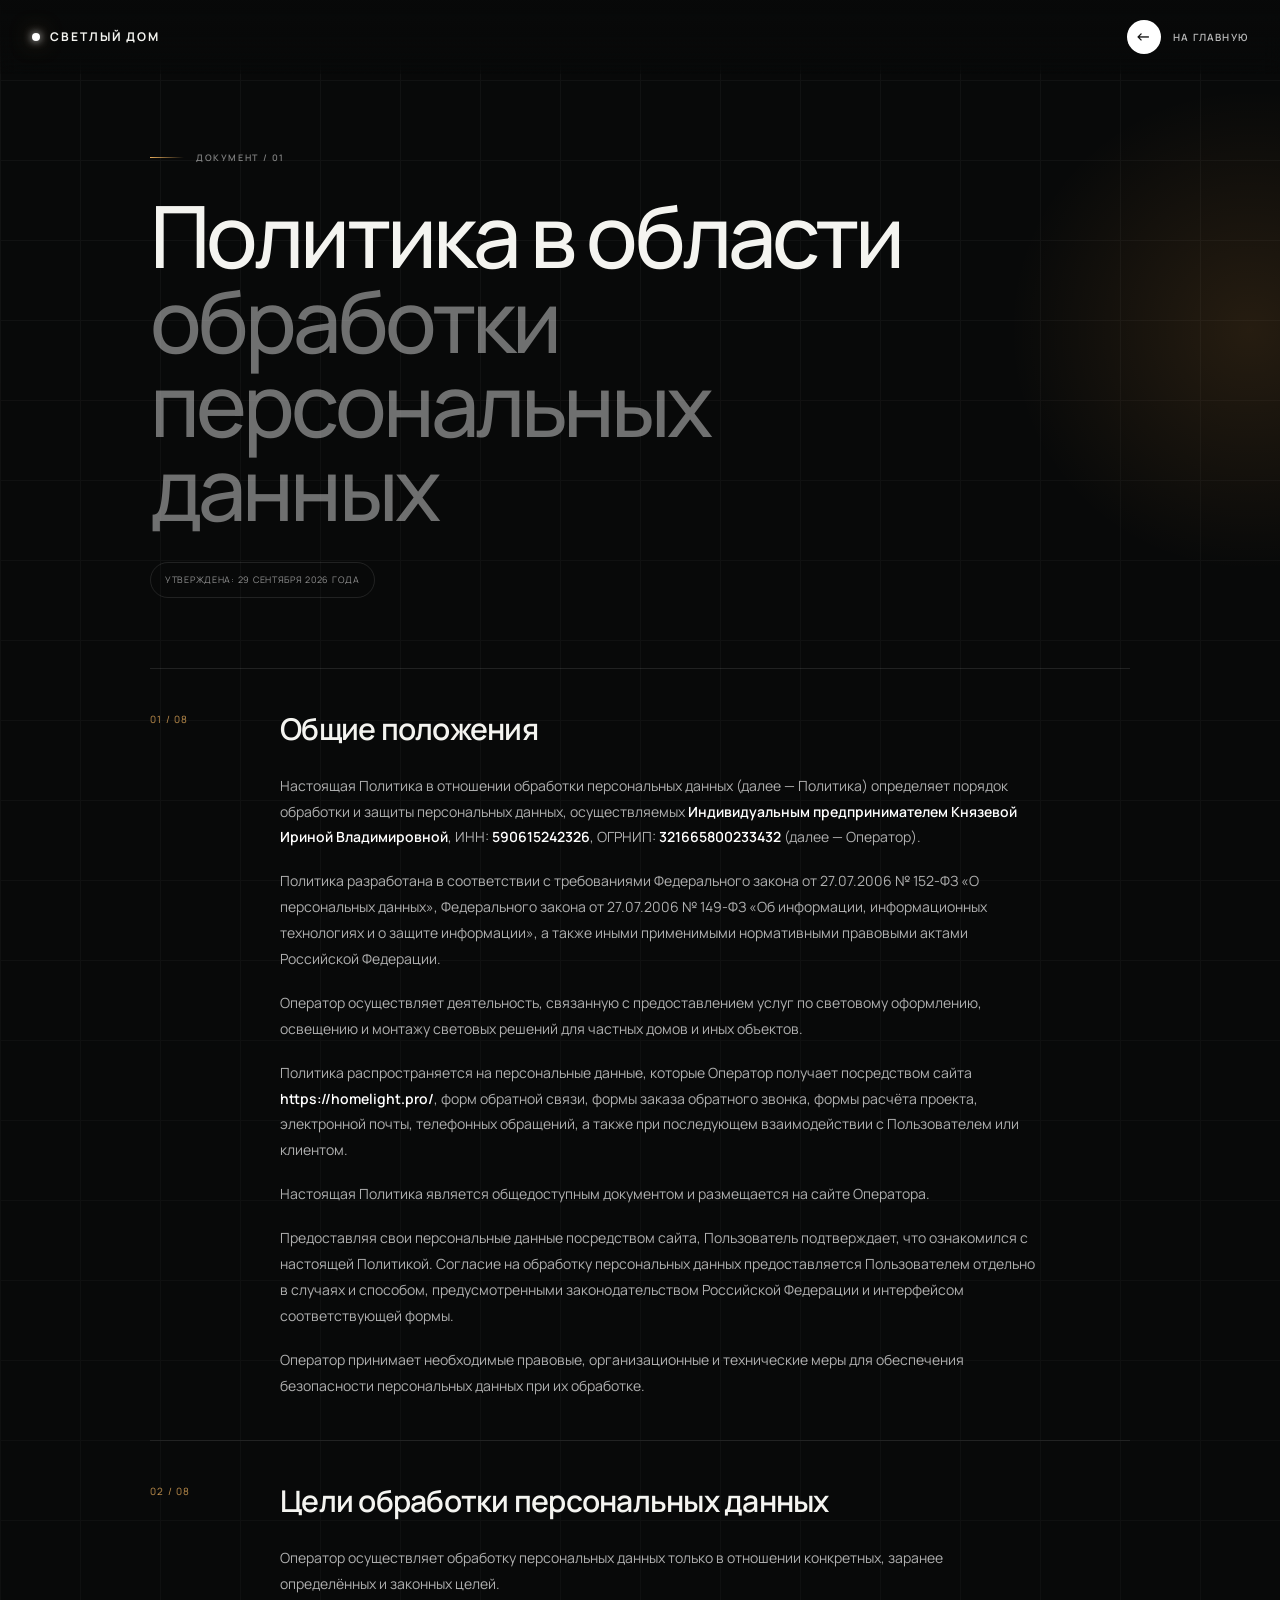
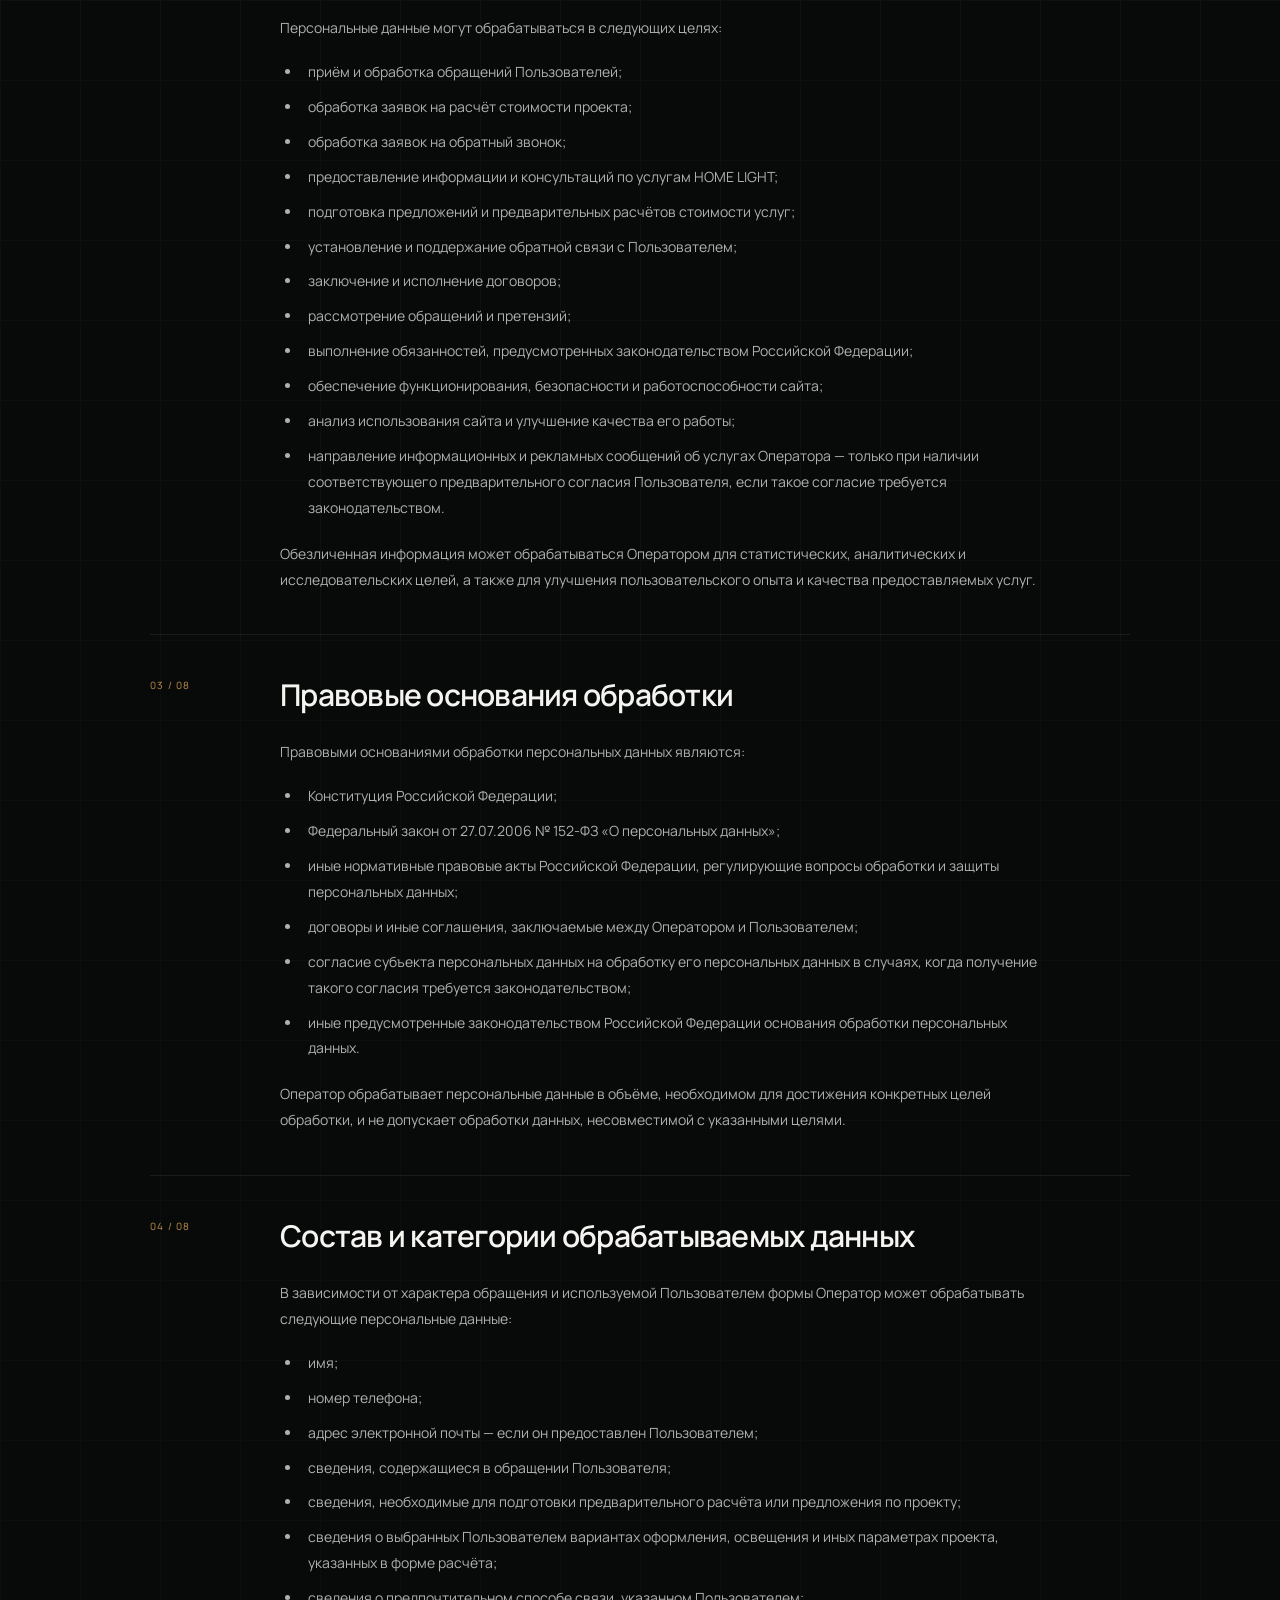
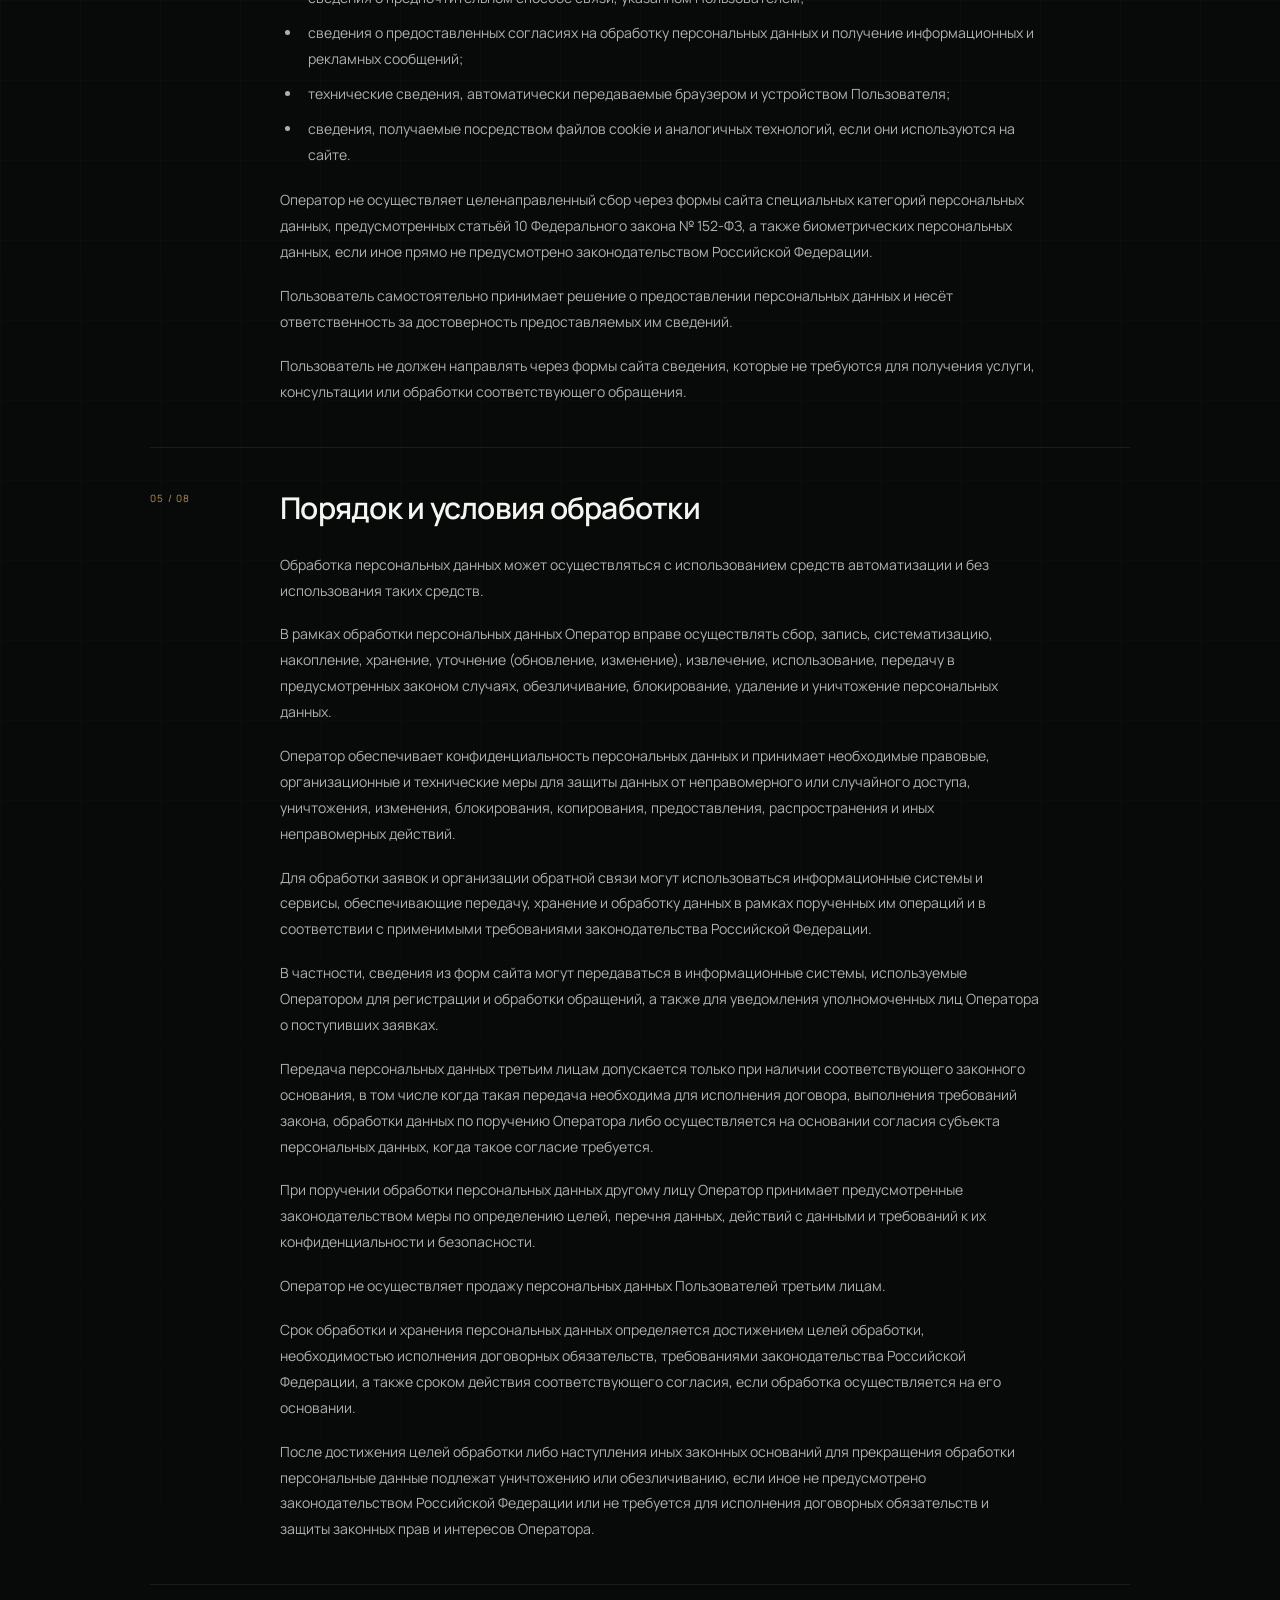
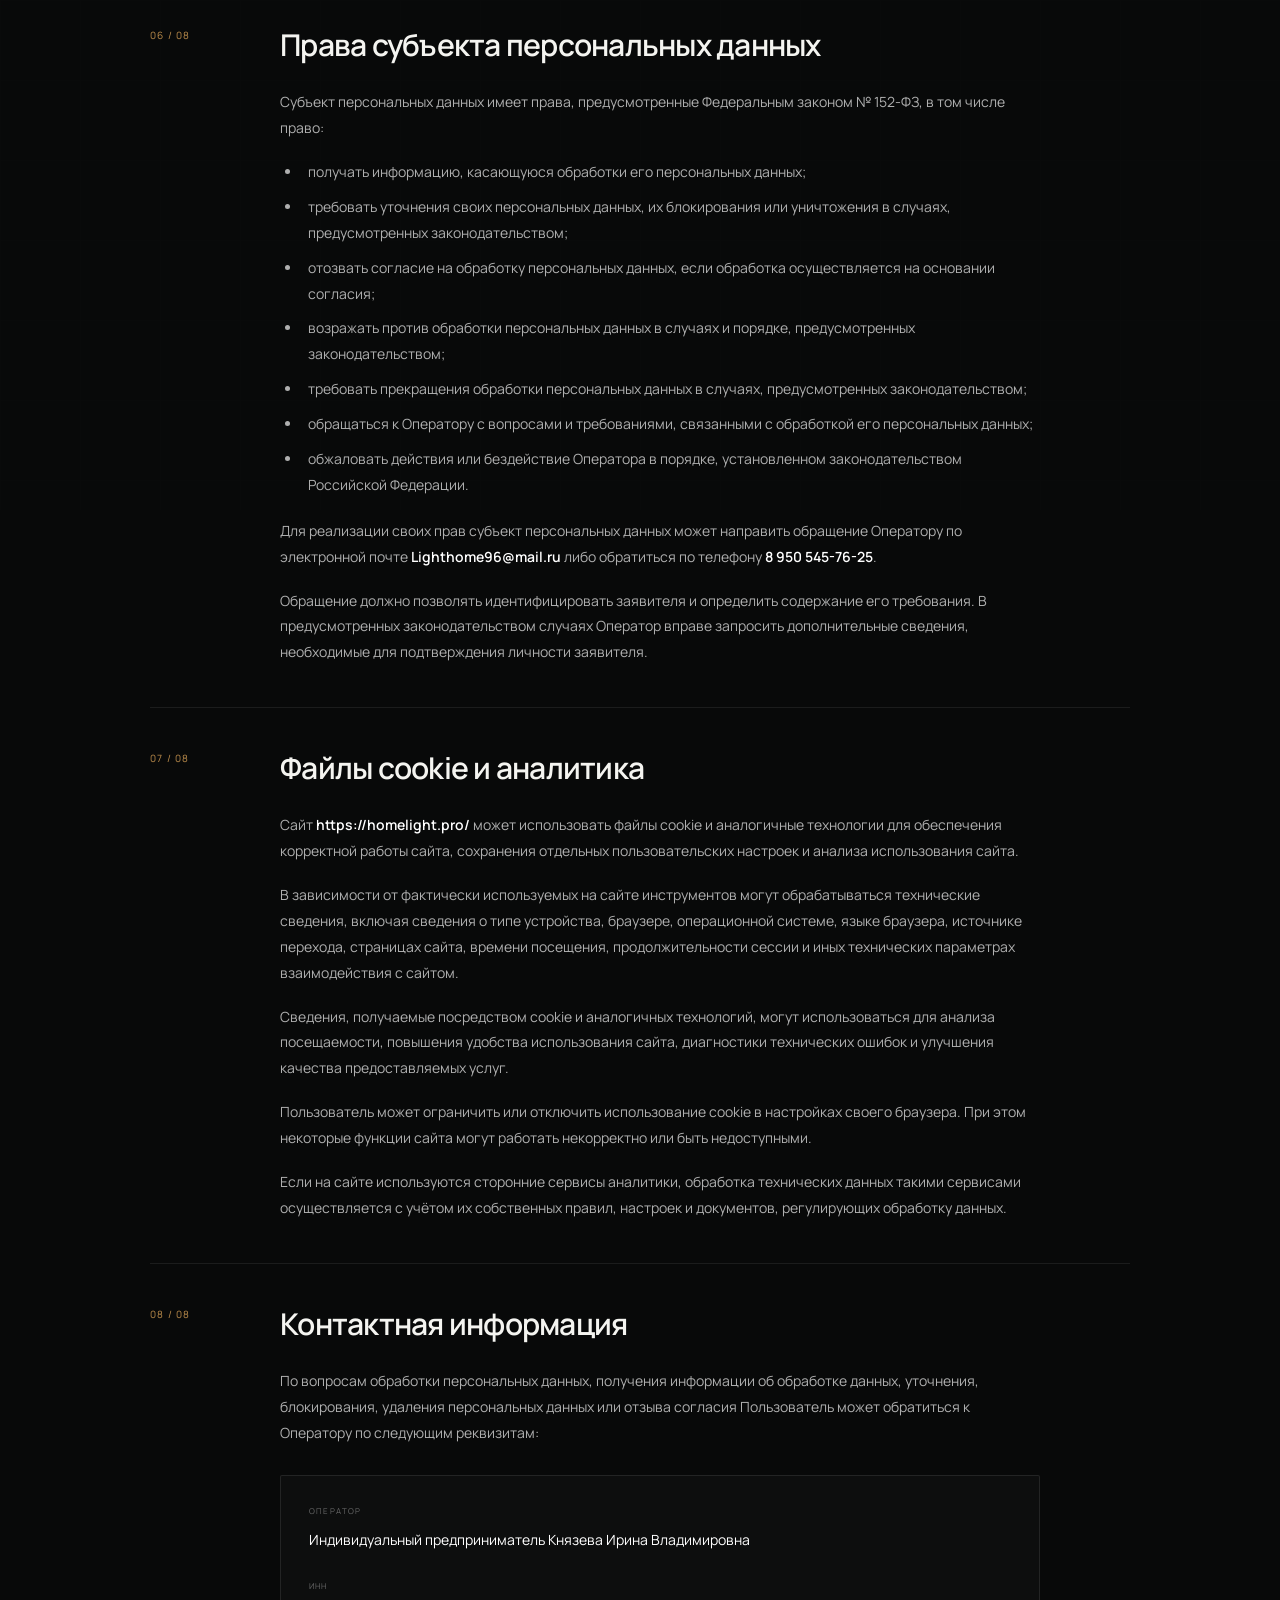
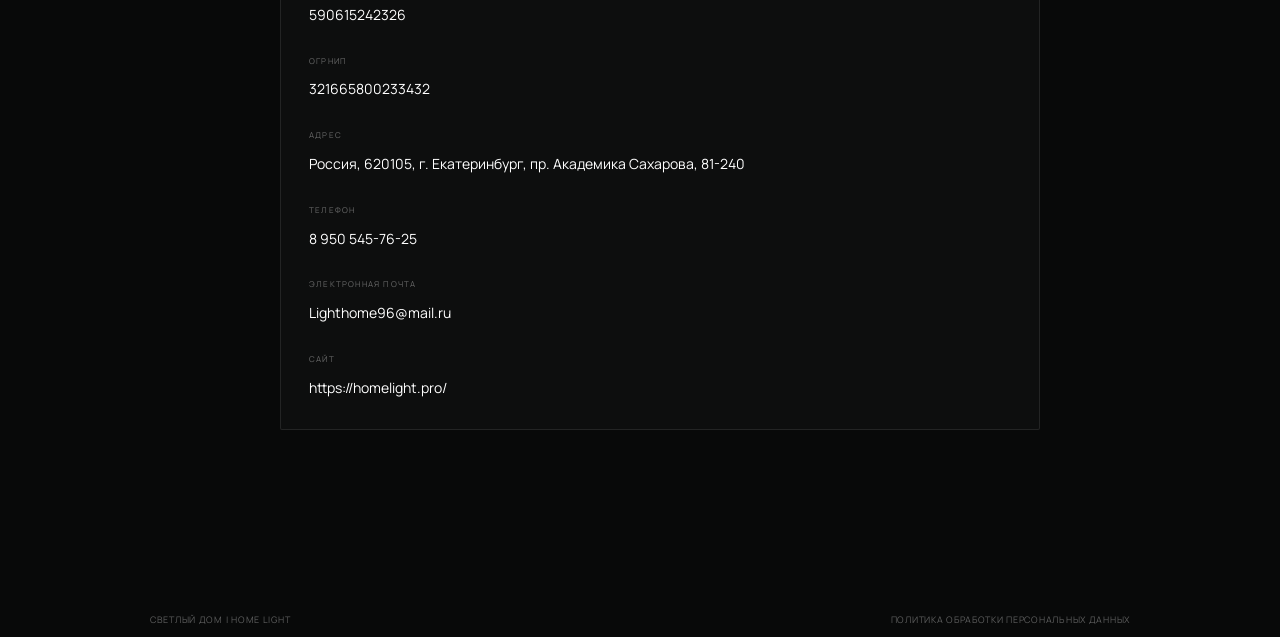
<file: privacy.html>
<!DOCTYPE html>
<html lang="ru">
<head>

    <meta charset="UTF-8">
    <meta name="viewport" content="width=device-width, initial-scale=1.0">

    <title>Политика конфиденциальности — СВЕТЛЫЙ ДОМ | HOME LIGHT</title>

    <meta name="description"
          content="Политика в отношении обработки персональных данных сайта [ДОМЕН САЙТА].">

    <link rel="preconnect" href="https://fonts.googleapis.com">
    <link rel="preconnect" href="https://fonts.gstatic.com" crossorigin>

    <link href="https://fonts.googleapis.com/css2?family=Manrope:wght@400;500;600;700&display=swap"
          rel="stylesheet">

    <style>

        * {
            margin: 0;
            padding: 0;
            box-sizing: border-box;
        }

        html {
            scroll-behavior: smooth;
        }

        body {
            font-family:
                Manrope,
                Arial,
                sans-serif;

            background: #080909;
            color: #f4f4f0;

            line-height: 1.7;
        }

        a {
            color: inherit;
            text-decoration: none;
        }


        /* =========================================================
           HEADER
        ========================================================= */

        .site-header {

            position: fixed;

            top: 0;
            left: 0;
            right: 0;

            z-index: 1000;

            padding: 20px 32px;

            background:
                linear-gradient(
                    180deg,
                    rgba(8, 9, 9, 0.96),
                    rgba(8, 9, 9, 0.78),
                    transparent
                );

            backdrop-filter: blur(10px);
            -webkit-backdrop-filter: blur(10px);
        }

        .header-inner {

            max-width: 1540px;

            margin: 0 auto;

            display: flex;

            align-items: center;
            justify-content: space-between;

            gap: 30px;
        }

        .header-logo {

            display: flex;
            align-items: center;

            font-size: 12px;
            font-weight: 700;

            letter-spacing: 0.16em;
            text-transform: uppercase;
        }

        .header-logo-mark {

            width: 8px;
            height: 8px;

            margin-right: 10px;

            border-radius: 50%;

            background: #fff;

            box-shadow:
                0 0 8px rgba(255, 255, 255, 0.9),
                0 0 22px rgba(255, 190, 100, 0.55);
        }

        .back-link {

            display: inline-flex;

            align-items: center;
            gap: 12px;

            font-size: 10px;
            font-weight: 600;

            letter-spacing: 0.12em;
            text-transform: uppercase;

            color: rgba(255,255,255,0.72);

            transition:
                color .3s ease,
                transform .3s ease;
        }

        .back-link:hover {

            color: #fff;

            transform: translateX(-3px);
        }

        .back-arrow {

            display: flex;

            align-items: center;
            justify-content: center;

            width: 34px;
            height: 34px;

            border-radius: 50%;

            background: #fff;
            color: #111;

            font-size: 16px;

            transition:
                transform .3s ease,
                box-shadow .3s ease;
        }

        .back-link:hover .back-arrow {

            transform: translateX(-3px);

            box-shadow:
                0 0 14px rgba(255, 190, 100, 0.25);
        }


        /* =========================================================
           PAGE
        ========================================================= */

        .privacy-page {

            position: relative;

            min-height: 100vh;

            padding:
                150px
                24px
                100px;

            overflow: hidden;
        }

        .privacy-glow {

            position: absolute;

            width: 500px;
            height: 500px;

            top: 80px;
            right: -220px;

            border-radius: 50%;

            background:
                radial-gradient(
                    circle,
                    rgba(255, 170, 70, 0.12),
                    transparent 68%
                );

            pointer-events: none;
        }

        .privacy-grid {

            position: absolute;

            inset: 0;

            pointer-events: none;

            opacity: 0.035;

            background-image:
                linear-gradient(
                    rgba(255,255,255,1) 1px,
                    transparent 1px
                ),
                linear-gradient(
                    90deg,
                    rgba(255,255,255,1) 1px,
                    transparent 1px
                );

            background-size: 80px 80px;

            mask-image:
                linear-gradient(
                    to bottom,
                    black,
                    transparent 85%
                );

            -webkit-mask-image:
                linear-gradient(
                    to bottom,
                    black,
                    transparent 85%
                );
        }

        .privacy-container {

            position: relative;

            z-index: 2;

            width: min(980px, 100%);

            margin: 0 auto;
        }


        /* =========================================================
           INTRO
        ========================================================= */

        .privacy-label {

            display: flex;

            align-items: center;
            gap: 12px;

            margin-bottom: 28px;

            color: rgba(255,255,255,0.48);

            font-size: 9px;
            font-weight: 600;

            letter-spacing: 0.18em;
            text-transform: uppercase;
        }

        .privacy-label-line {

            width: 34px;
            height: 1px;

            background:
                linear-gradient(
                    90deg,
                    rgba(255,190,100,0.9),
                    transparent
                );
        }

        .privacy-title {

            max-width: 850px;

            font-size:
                clamp(42px, 7vw, 86px);

            line-height: 0.98;

            font-weight: 500;

            letter-spacing: -0.045em;

            margin-bottom: 32px;
        }

        .privacy-title span {

            color: rgba(255,255,255,0.42);
        }

        .privacy-date {

            display: inline-flex;

            align-items: center;

            padding: 9px 14px;

            border:
                1px solid
                rgba(255,255,255,0.1);

            border-radius: 100px;

            color: rgba(255,255,255,0.55);

            font-size: 9px;

            letter-spacing: 0.08em;

            text-transform: uppercase;

            margin-bottom: 70px;
        }


        /* =========================================================
           CONTENT
        ========================================================= */

        .privacy-content {

            border-top:
                1px solid
                rgba(255,255,255,0.1);
        }

        .privacy-section {

            padding:
                42px
                0;

            border-bottom:
                1px solid
                rgba(255,255,255,0.08);
        }

        .privacy-section:last-child {
            border-bottom: none;
        }

        .privacy-section-head {

            display: grid;

            grid-template-columns: 100px 1fr;

            gap: 30px;

            margin-bottom: 26px;
        }

        .privacy-number {

            color:
                rgba(255,190,100,0.75);

            font-size: 10px;

            letter-spacing: 0.12em;
        }

        .privacy-section h2 {

            font-size:
                clamp(20px, 3vw, 30px);

            line-height: 1.2;

            font-weight: 600;

            letter-spacing: -0.025em;
        }

        .privacy-section-body {

            margin-left: 130px;

            max-width: 760px;

            color:
                rgba(255,255,255,0.68);

            font-size: 14px;

            line-height: 1.85;
        }

        .privacy-section-body p {

            margin-bottom: 18px;
        }

        .privacy-section-body p:last-child {
            margin-bottom: 0;
        }

        .privacy-section-body ul {

            margin:
                14px
                0
                20px
                22px;

            padding: 0;
        }

        .privacy-section-body li {

            margin-bottom: 9px;

            padding-left: 6px;
        }

        .privacy-section-body strong {

            color: #fff;

            font-weight: 600;
        }


        /* =========================================================
           CONTACTS
        ========================================================= */

        .privacy-contacts {

            margin-top: 30px;

            padding: 28px;

            border:
                1px solid
                rgba(255,255,255,0.09);

            background:
                rgba(255,255,255,0.025);

            border-radius: 2px;
        }

        .privacy-contact-label {

            margin-bottom: 8px;

            color:
                rgba(255,255,255,0.38);

            font-size: 8px;

            letter-spacing: 0.15em;

            text-transform: uppercase;
        }

        .privacy-contact-value {

            color: #fff;

            font-size: 14px;
        }


        /* =========================================================
           FOOTER
        ========================================================= */

        .privacy-footer {

            width: min(980px, 100%);

            margin:
                0 auto;

            padding:
                40px
                0
                10px;

            display: flex;

            justify-content: space-between;
            align-items: center;

            gap: 30px;

            color:
                rgba(255,255,255,0.35);

            font-size: 9px;

            letter-spacing: 0.08em;

            text-transform: uppercase;
        }


        /* =========================================================
           MOBILE
        ========================================================= */

        @media (max-width: 700px) {

            .site-header {

                padding:
                    16px
                    18px;
            }

            .header-logo {

                font-size: 10px;
            }

            .privacy-page {

                padding:
                    125px
                    18px
                    60px;
            }

            .privacy-title {

                font-size:
                    clamp(40px, 13vw, 62px);

                line-height: 0.98;
            }

            .privacy-date {

                margin-bottom: 45px;
            }

            .privacy-section {

                padding:
                    32px
                    0;
            }

            .privacy-section-head {

                display: block;

                margin-bottom: 20px;
            }

            .privacy-number {

                display: block;

                margin-bottom: 12px;
            }

            .privacy-section-body {

                margin-left: 0;

                font-size: 13px;

                line-height: 1.8;
            }

            .privacy-contacts {

                padding: 22px;
            }

            .privacy-footer {

                flex-direction: column;

                align-items: flex-start;

                gap: 10px;
            }

            .back-link {

                font-size: 8px;
            }

            .back-arrow {

                width: 30px;
                height: 30px;

                font-size: 14px;
            }
        }

    </style>

</head>

<body>

<header class="site-header">


<div class="header-inner">

    <a href="/" class="header-logo">

        <span class="header-logo-mark"></span>

        СВЕТЛЫЙ ДОМ

    </a>


    <a href="#" class="back-link" onclick="history.back(); return false;">

        <span class="back-arrow">←</span>

        На главную

    </a>

</div>


</header>

<main class="privacy-page">


<div class="privacy-grid"></div>

<div class="privacy-glow"></div>


<div class="privacy-container">


    <div class="privacy-label">

        <span class="privacy-label-line"></span>

        Документ / 01

    </div>


    <h1 class="privacy-title">

        Политика в области

        <span>обработки персональных данных</span>

    </h1>


    <div class="privacy-date">

        Утверждена: 29 сентября 2026 года

    </div>



    <div class="privacy-content">


        <!-- =====================================================
             1
        ====================================================== -->

        <section class="privacy-section">

            <div class="privacy-section-head">

                <div class="privacy-number">
                    01 / 08
                </div>

                <h2>
                    Общие положения
                </h2>

            </div>


            <div class="privacy-section-body">

                <p>
                    Настоящая Политика в отношении обработки
                    персональных данных (далее — Политика)
                    определяет порядок обработки и защиты
                    персональных данных, осуществляемых
                    <strong>Индивидуальным предпринимателем
                    Князевой Ириной Владимировной</strong>,
                    ИНН: <strong>590615242326</strong>,
                    ОГРНИП: <strong>321665800233432</strong>
                    (далее — Оператор).
                </p>

                <p>
                    Политика разработана в соответствии с требованиями
                    Федерального закона от 27.07.2006 № 152-ФЗ
                    «О персональных данных», Федерального закона
                    от 27.07.2006 № 149-ФЗ «Об информации,
                    информационных технологиях и о защите информации»,
                    а также иными применимыми нормативными правовыми
                    актами Российской Федерации.
                </p>

                <p>
                    Оператор осуществляет деятельность, связанную
                    с предоставлением услуг по световому оформлению,
                    освещению и монтажу световых решений для частных
                    домов и иных объектов.
                </p>

                <p>
                    Политика распространяется на персональные данные,
                    которые Оператор получает посредством сайта
                    <strong>https://homelight.pro/</strong>,
                    форм обратной связи, формы заказа обратного звонка,
                    формы расчёта проекта, электронной почты,
                    телефонных обращений, а также при последующем
                    взаимодействии с Пользователем или клиентом.
                </p>

                <p>
                    Настоящая Политика является общедоступным документом
                    и размещается на сайте Оператора.
                </p>

                <p>
                    Предоставляя свои персональные данные посредством
                    сайта, Пользователь подтверждает, что ознакомился
                    с настоящей Политикой. Согласие на обработку
                    персональных данных предоставляется Пользователем
                    отдельно в случаях и способом, предусмотренными
                    законодательством Российской Федерации и интерфейсом
                    соответствующей формы.
                </p>

                <p>
                    Оператор принимает необходимые правовые,
                    организационные и технические меры для обеспечения
                    безопасности персональных данных при их обработке.
                </p>

            </div>

        </section>



        <!-- =====================================================
             2
        ====================================================== -->

        <section class="privacy-section">

            <div class="privacy-section-head">

                <div class="privacy-number">
                    02 / 08
                </div>

                <h2>
                    Цели обработки персональных данных
                </h2>

            </div>


            <div class="privacy-section-body">

                <p>
                    Оператор осуществляет обработку персональных
                    данных только в отношении конкретных, заранее
                    определённых и законных целей.
                </p>

                <p>
                    Персональные данные могут обрабатываться
                    в следующих целях:
                </p>

                <ul>

                    <li>
                        приём и обработка обращений Пользователей;
                    </li>

                    <li>
                        обработка заявок на расчёт стоимости проекта;
                    </li>

                    <li>
                        обработка заявок на обратный звонок;
                    </li>

                    <li>
                        предоставление информации и консультаций
                        по услугам HOME LIGHT;
                    </li>

                    <li>
                        подготовка предложений и предварительных
                        расчётов стоимости услуг;
                    </li>

                    <li>
                        установление и поддержание обратной связи
                        с Пользователем;
                    </li>

                    <li>
                        заключение и исполнение договоров;
                    </li>

                    <li>
                        рассмотрение обращений и претензий;
                    </li>

                    <li>
                        выполнение обязанностей, предусмотренных
                        законодательством Российской Федерации;
                    </li>

                    <li>
                        обеспечение функционирования, безопасности
                        и работоспособности сайта;
                    </li>

                    <li>
                        анализ использования сайта и улучшение
                        качества его работы;
                    </li>

                    <li>
                        направление информационных и рекламных сообщений
                        об услугах Оператора — только при наличии
                        соответствующего предварительного согласия
                        Пользователя, если такое согласие требуется
                        законодательством.
                    </li>

                </ul>

                <p>
                    Обезличенная информация может обрабатываться
                    Оператором для статистических, аналитических
                    и исследовательских целей, а также для улучшения
                    пользовательского опыта и качества предоставляемых
                    услуг.
                </p>

            </div>

        </section>



        <!-- =====================================================
             3
        ====================================================== -->

        <section class="privacy-section">

            <div class="privacy-section-head">

                <div class="privacy-number">
                    03 / 08
                </div>

                <h2>
                    Правовые основания обработки
                </h2>

            </div>


            <div class="privacy-section-body">

                <p>
                    Правовыми основаниями обработки персональных
                    данных являются:
                </p>

                <ul>

                    <li>
                        Конституция Российской Федерации;
                    </li>

                    <li>
                        Федеральный закон от 27.07.2006 № 152-ФЗ
                        «О персональных данных»;
                    </li>

                    <li>
                        иные нормативные правовые акты Российской
                        Федерации, регулирующие вопросы обработки
                        и защиты персональных данных;
                    </li>

                    <li>
                        договоры и иные соглашения, заключаемые
                        между Оператором и Пользователем;
                    </li>

                    <li>
                        согласие субъекта персональных данных
                        на обработку его персональных данных
                        в случаях, когда получение такого согласия
                        требуется законодательством;
                    </li>

                    <li>
                        иные предусмотренные законодательством
                        Российской Федерации основания обработки
                        персональных данных.
                    </li>

                </ul>

                <p>
                    Оператор обрабатывает персональные данные
                    в объёме, необходимом для достижения конкретных
                    целей обработки, и не допускает обработки данных,
                    несовместимой с указанными целями.
                </p>

            </div>

        </section>



        <!-- =====================================================
             4
        ====================================================== -->

        <section class="privacy-section">

            <div class="privacy-section-head">

                <div class="privacy-number">
                    04 / 08
                </div>

                <h2>
                    Состав и категории обрабатываемых данных
                </h2>

            </div>


            <div class="privacy-section-body">

                <p>
                    В зависимости от характера обращения и используемой
                    Пользователем формы Оператор может обрабатывать
                    следующие персональные данные:
                </p>

                <ul>

                    <li>
                        имя;
                    </li>

                    <li>
                        номер телефона;
                    </li>

                    <li>
                        адрес электронной почты — если он предоставлен
                        Пользователем;
                    </li>

                    <li>
                        сведения, содержащиеся в обращении Пользователя;
                    </li>

                    <li>
                        сведения, необходимые для подготовки
                        предварительного расчёта или предложения
                        по проекту;
                    </li>

                    <li>
                        сведения о выбранных Пользователем вариантах
                        оформления, освещения и иных параметрах проекта,
                        указанных в форме расчёта;
                    </li>

                    <li>
                        сведения о предпочтительном способе связи,
                        указанном Пользователем;
                    </li>

                    <li>
                        сведения о предоставленных согласиях
                        на обработку персональных данных и получение
                        информационных и рекламных сообщений;
                    </li>

                    <li>
                        технические сведения, автоматически передаваемые
                        браузером и устройством Пользователя;
                    </li>

                    <li>
                        сведения, получаемые посредством файлов cookie
                        и аналогичных технологий, если они используются
                        на сайте.
                    </li>

                </ul>

                <p>
                    Оператор не осуществляет целенаправленный сбор
                    через формы сайта специальных категорий персональных
                    данных, предусмотренных статьёй 10 Федерального закона
                    № 152-ФЗ, а также биометрических персональных данных,
                    если иное прямо не предусмотрено законодательством
                    Российской Федерации.
                </p>

                <p>
                    Пользователь самостоятельно принимает решение
                    о предоставлении персональных данных и несёт
                    ответственность за достоверность предоставляемых
                    им сведений.
                </p>

                <p>
                    Пользователь не должен направлять через формы сайта
                    сведения, которые не требуются для получения услуги,
                    консультации или обработки соответствующего обращения.
                </p>

            </div>

        </section>



        <!-- =====================================================
             5
        ====================================================== -->

        <section class="privacy-section">

            <div class="privacy-section-head">

                <div class="privacy-number">
                    05 / 08
                </div>

                <h2>
                    Порядок и условия обработки
                </h2>

            </div>


            <div class="privacy-section-body">

                <p>
                    Обработка персональных данных может осуществляться
                    с использованием средств автоматизации и без
                    использования таких средств.
                </p>

                <p>
                    В рамках обработки персональных данных Оператор
                    вправе осуществлять сбор, запись, систематизацию,
                    накопление, хранение, уточнение (обновление,
                    изменение), извлечение, использование, передачу
                    в предусмотренных законом случаях, обезличивание,
                    блокирование, удаление и уничтожение персональных
                    данных.
                </p>

                <p>
                    Оператор обеспечивает конфиденциальность персональных
                    данных и принимает необходимые правовые, организационные
                    и технические меры для защиты данных от неправомерного
                    или случайного доступа, уничтожения, изменения,
                    блокирования, копирования, предоставления,
                    распространения и иных неправомерных действий.
                </p>

                <p>
                    Для обработки заявок и организации обратной связи
                    могут использоваться информационные системы и сервисы,
                    обеспечивающие передачу, хранение и обработку данных
                    в рамках порученных им операций и в соответствии
                    с применимыми требованиями законодательства Российской
                    Федерации.
                </p>

                <p>
                    В частности, сведения из форм сайта могут передаваться
                    в информационные системы, используемые Оператором
                    для регистрации и обработки обращений, а также
                    для уведомления уполномоченных лиц Оператора
                    о поступивших заявках.
                </p>

                <p>
                    Передача персональных данных третьим лицам допускается
                    только при наличии соответствующего законного основания,
                    в том числе когда такая передача необходима для
                    исполнения договора, выполнения требований закона,
                    обработки данных по поручению Оператора либо
                    осуществляется на основании согласия субъекта
                    персональных данных, когда такое согласие требуется.
                </p>

                <p>
                    При поручении обработки персональных данных другому
                    лицу Оператор принимает предусмотренные законодательством
                    меры по определению целей, перечня данных, действий
                    с данными и требований к их конфиденциальности
                    и безопасности.
                </p>

                <p>
                    Оператор не осуществляет продажу персональных данных
                    Пользователей третьим лицам.
                </p>

                <p>
                    Срок обработки и хранения персональных данных
                    определяется достижением целей обработки, необходимостью
                    исполнения договорных обязательств, требованиями
                    законодательства Российской Федерации, а также сроком
                    действия соответствующего согласия, если обработка
                    осуществляется на его основании.
                </p>

                <p>
                    После достижения целей обработки либо наступления иных
                    законных оснований для прекращения обработки
                    персональные данные подлежат уничтожению или
                    обезличиванию, если иное не предусмотрено
                    законодательством Российской Федерации или не требуется
                    для исполнения договорных обязательств и защиты
                    законных прав и интересов Оператора.
                </p>

            </div>

        </section>



        <!-- =====================================================
             6
        ====================================================== -->

        <section class="privacy-section">

            <div class="privacy-section-head">

                <div class="privacy-number">
                    06 / 08
                </div>

                <h2>
                    Права субъекта персональных данных
                </h2>

            </div>


            <div class="privacy-section-body">

                <p>
                    Субъект персональных данных имеет права,
                    предусмотренные Федеральным законом № 152-ФЗ,
                    в том числе право:
                </p>

                <ul>

                    <li>
                        получать информацию, касающуюся обработки
                        его персональных данных;
                    </li>

                    <li>
                        требовать уточнения своих персональных данных,
                        их блокирования или уничтожения в случаях,
                        предусмотренных законодательством;
                    </li>

                    <li>
                        отозвать согласие на обработку персональных
                        данных, если обработка осуществляется
                        на основании согласия;
                    </li>

                    <li>
                        возражать против обработки персональных данных
                        в случаях и порядке, предусмотренных
                        законодательством;
                    </li>

                    <li>
                        требовать прекращения обработки персональных
                        данных в случаях, предусмотренных законодательством;
                    </li>

                    <li>
                        обращаться к Оператору с вопросами и требованиями,
                        связанными с обработкой его персональных данных;
                    </li>

                    <li>
                        обжаловать действия или бездействие Оператора
                        в порядке, установленном законодательством
                        Российской Федерации.
                    </li>

                </ul>

                <p>
                    Для реализации своих прав субъект персональных данных
                    может направить обращение Оператору по электронной
                    почте <strong>Lighthome96@mail.ru</strong> либо
                    обратиться по телефону <strong>8 950 545-76-25</strong>.
                </p>

                <p>
                    Обращение должно позволять идентифицировать заявителя
                    и определить содержание его требования. В предусмотренных
                    законодательством случаях Оператор вправе запросить
                    дополнительные сведения, необходимые для подтверждения
                    личности заявителя.
                </p>

            </div>

        </section>



        <!-- =====================================================
             7
        ====================================================== -->

        <section class="privacy-section">

            <div class="privacy-section-head">

                <div class="privacy-number">
                    07 / 08
                </div>

                <h2>
                    Файлы cookie и аналитика
                </h2>

            </div>


            <div class="privacy-section-body">

                <p>
                    Сайт <strong>https://homelight.pro/</strong> может
                    использовать файлы cookie и аналогичные технологии
                    для обеспечения корректной работы сайта, сохранения
                    отдельных пользовательских настроек и анализа
                    использования сайта.
                </p>

                <p>
                    В зависимости от фактически используемых на сайте
                    инструментов могут обрабатываться технические сведения,
                    включая сведения о типе устройства, браузере,
                    операционной системе, языке браузера, источнике
                    перехода, страницах сайта, времени посещения,
                    продолжительности сессии и иных технических параметрах
                    взаимодействия с сайтом.
                </p>

                <p>
                    Сведения, получаемые посредством cookie и аналогичных
                    технологий, могут использоваться для анализа
                    посещаемости, повышения удобства использования сайта,
                    диагностики технических ошибок и улучшения качества
                    предоставляемых услуг.
                </p>

                <p>
                    Пользователь может ограничить или отключить
                    использование cookie в настройках своего браузера.
                    При этом некоторые функции сайта могут работать
                    некорректно или быть недоступными.
                </p>

                <p>
                    Если на сайте используются сторонние сервисы аналитики,
                    обработка технических данных такими сервисами
                    осуществляется с учётом их собственных правил,
                    настроек и документов, регулирующих обработку данных.
                </p>

            </div>

        </section>



        <!-- =====================================================
             8
        ====================================================== -->

        <section class="privacy-section">

            <div class="privacy-section-head">

                <div class="privacy-number">
                    08 / 08
                </div>

                <h2>
                    Контактная информация
                </h2>

            </div>


            <div class="privacy-section-body">

                <p>
                    По вопросам обработки персональных данных, получения
                    информации об обработке данных, уточнения, блокирования,
                    удаления персональных данных или отзыва согласия
                    Пользователь может обратиться к Оператору
                    по следующим реквизитам:
                </p>


                <div class="privacy-contacts">

                    <div class="privacy-contact-label">
                        Оператор
                    </div>

                    <div class="privacy-contact-value">
                        Индивидуальный предприниматель
                        Князева Ирина Владимировна
                    </div>


                    <br>


                    <div class="privacy-contact-label">
                        ИНН
                    </div>

                    <div class="privacy-contact-value">
                        590615242326
                    </div>


                    <br>


                    <div class="privacy-contact-label">
                        ОГРНИП
                    </div>

                    <div class="privacy-contact-value">
                        321665800233432
                    </div>


                    <br>


                    <div class="privacy-contact-label">
                        Адрес
                    </div>

                    <div class="privacy-contact-value">
                        Россия, 620105, г. Екатеринбург,
                        пр. Академика Сахарова, 81-240
                    </div>


                    <br>


                    <div class="privacy-contact-label">
                        Телефон
                    </div>

                    <div class="privacy-contact-value">
                        8 950 545-76-25
                    </div>


                    <br>


                    <div class="privacy-contact-label">
                        Электронная почта
                    </div>

                    <div class="privacy-contact-value">
                        Lighthome96@mail.ru
                    </div>


                    <br>


                    <div class="privacy-contact-label">
                        Сайт
                    </div>

                    <div class="privacy-contact-value">
                        https://homelight.pro/
                    </div>

                </div>

            </div>

        </section>


    </div>

</div>


</main>

<footer class="privacy-footer">


<span>
    СВЕТЛЫЙ ДОМ | HOME LIGHT
</span>

<span>
    Политика обработки персональных данных
</span>


</footer>

</body>

</html>
</file>
